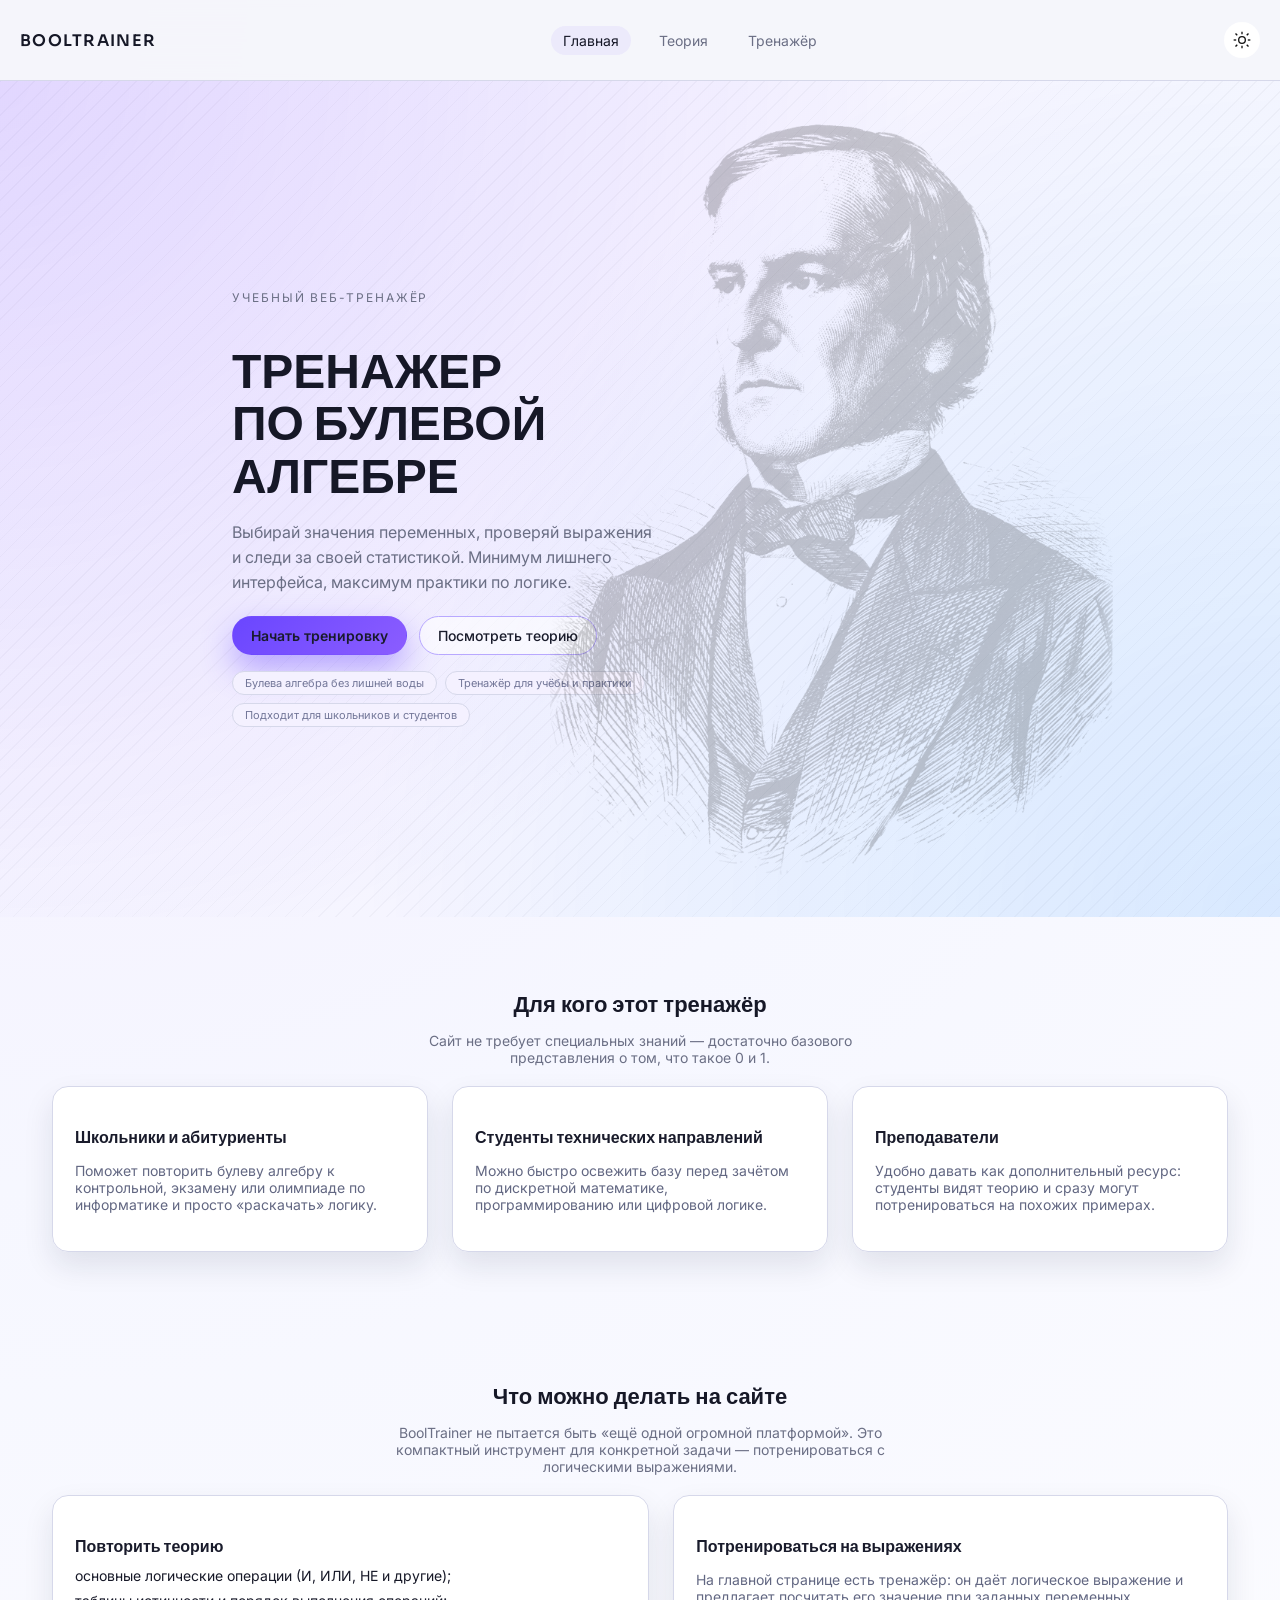
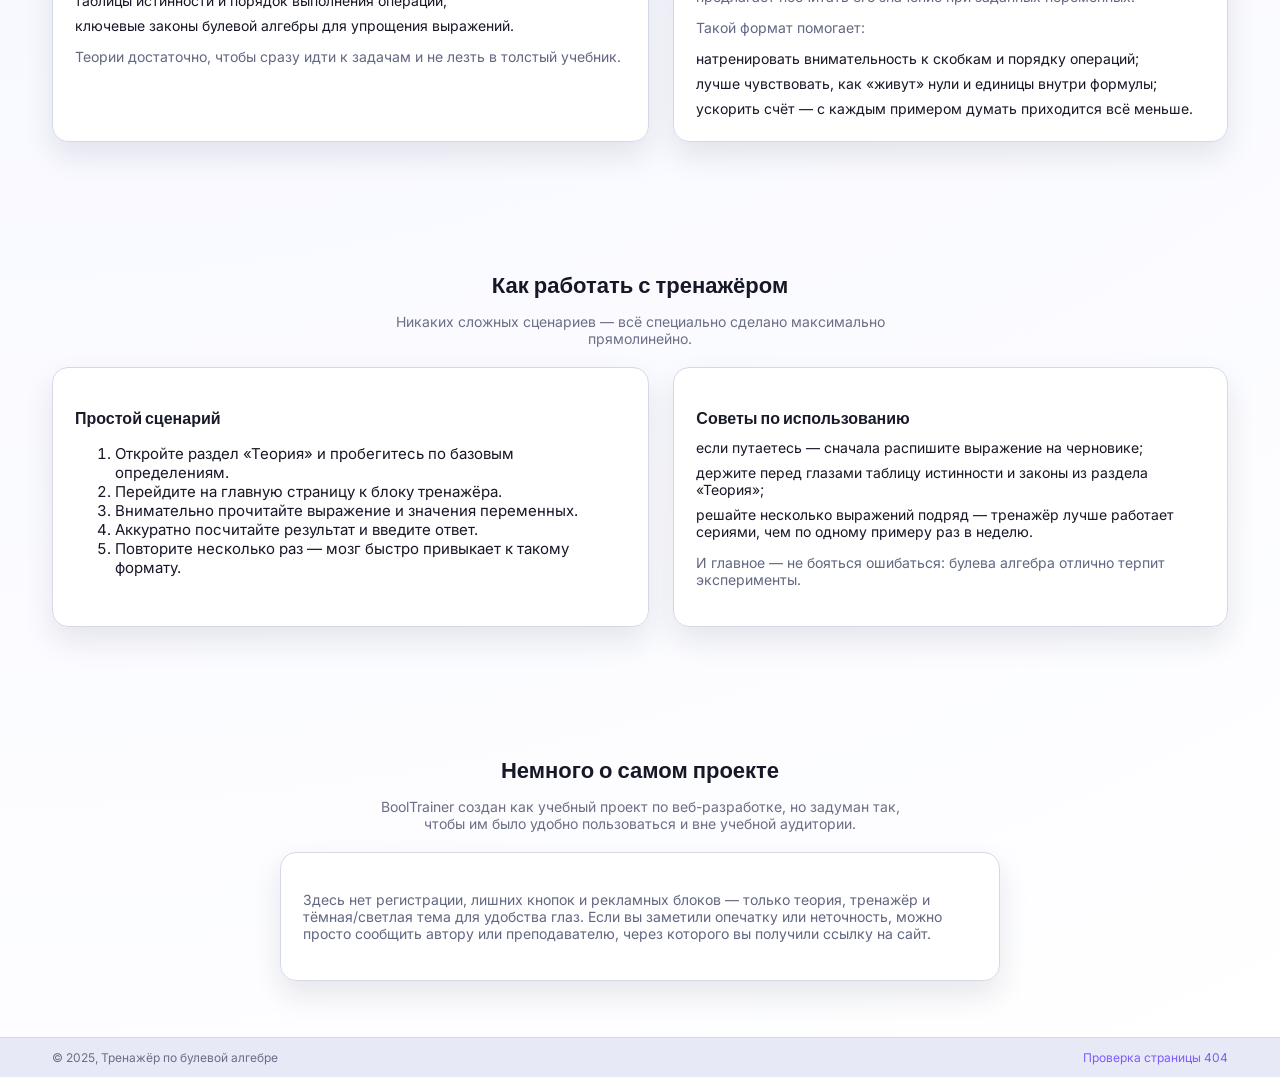
<file: index.html>
<!DOCTYPE html>
<html lang="ru">

<head>
    <meta charset="UTF-8">
    <title>Тренажёр по булевой алгебре</title>
    <meta name="viewport" content="width=device-width, initial-scale=1.0">

    <link rel="preconnect" href="https://fonts.googleapis.com">
    <link rel="preconnect" href="https://fonts.gstatic.com" crossorigin>
    <link
        href="https://fonts.googleapis.com/css2?family=Inter:wght@400;500;600&family=Sora:wght@500;600;700&display=swap"
        rel="stylesheet">

    <link rel="stylesheet" href="css/variables.css">
    <link rel="stylesheet" href="css/main.css">
    <link rel="stylesheet" href="css/adaptive.css">

    <script>
        (function () {
            var THEME_KEY = 'bat_theme';

            try {
                var saved = localStorage.getItem(THEME_KEY);
                var prefersLight =
                    window.matchMedia &&
                    window.matchMedia('(prefers-color-scheme: light)').matches;

                var isLight = saved === 'light' || (saved === null && prefersLight);

                if (isLight) {
                    document.documentElement.classList.add('page--light');
                } else {
                    document.documentElement.classList.remove('page--light');
                }
            } catch (e) {
            }
        })();
    </script>

    <link rel="icon" type="image/svg+xml" href="img/content/icon.png">
</head>

<body class="page">
    <header class="header">
        <div class="container header__inner">
            <div class="logo">BoolTrainer</div>

            <nav class="nav">
                <a href="index.html" class="nav__link nav__link--active">Главная</a>
                <a href="theory.html" class="nav__link">Теория</a>
                <a href="simulator.html" class="nav__link">Тренажёр</a>
            </nav>

            <button class="theme-toggle" id="themeToggle" aria-label="Сменить тему">
                <svg class="theme-icon theme-icon--sun" viewBox="0 0 24 24" aria-hidden="true">
                    <circle cx="12" cy="12" r="4"></circle>
                    <g>
                        <line x1="12" y1="2" x2="12" y2="5"></line>
                        <line x1="12" y1="19" x2="12" y2="22"></line>
                        <line x1="4.2" y1="4.2" x2="6.3" y2="6.3"></line>
                        <line x1="17.7" y1="17.7" x2="19.8" y2="19.8"></line>
                        <line x1="2" y1="12" x2="5" y2="12"></line>
                        <line x1="19" y1="12" x2="22" y2="12"></line>
                        <line x1="4.2" y1="19.8" x2="6.3" y2="17.7"></line>
                        <line x1="17.7" y1="6.3" x2="19.8" y2="4.2"></line>
                    </g>
                </svg>

                <svg class="theme-icon theme-icon--moon" viewBox="0 0 24 24" aria-hidden="true">
                    <path d="M21 12.8A9 9 0 0 1 11.2 3
               7 7 0 1 0 21 12.8z">
                    </path>
                </svg>
            </button>
        </div>
    </header>

    <main class="main">

        <!-- HERO -->
        <section class="hero hero--index">
            <div class="container hero__inner">
                <div class="hero__content">
                    <span class="hero__eyebrow">Учебный веб-тренажёр</span>
                    <h1 class="hero__title">
                        ТРЕНАЖЕР<br> ПО БУЛЕВОЙ АЛГЕБРЕ
                    </h1>
                    <p class="hero__subtitle">
                        Выбирай значения переменных, проверяй выражения и следи за своей статистикой.
                        Минимум лишнего интерфейса, максимум практики по логике.
                    </p>

                    <div class="hero__actions">
                        <a href="simulator.html" class="btn btn--primary">Начать тренировку</a>
                        <a href="theory.html" class="btn btn--ghost">Посмотреть теорию</a>
                    </div>

                    <div class="hero__meta">
                        <span class="hero-tag">Булева алгебра без лишней воды</span>
                        <span class="hero-tag">Тренажёр для учёбы и практики</span>
                        <span class="hero-tag">Подходит для школьников и студентов</span>
                    </div>
                </div>
            </div>
        </section>

        <!-- Для кого сайт -->
        <section class="section" id="for-whom">
            <div class="container">
                <header class="section__header section__header--center">
                    <h2 class="section__title">Для кого этот тренажёр</h2>
                    <p class="section__subtitle">
                        Сайт не требует специальных знаний — достаточно базового представления о том, что такое 0 и 1.
                    </p>
                </header>

                <div class="grid grid--3">
                    <article class="card">
                        <h3 class="card__title">Школьники и абитуриенты</h3>
                        <p class="card__text">
                            Поможет повторить булеву алгебру к контрольной, экзамену или олимпиаде по информатике
                            и просто «раскачать» логику.
                        </p>
                    </article>

                    <article class="card">
                        <h3 class="card__title">Студенты технических направлений</h3>
                        <p class="card__text">
                            Можно быстро освежить базу перед зачётом по дискретной математике, программированию или
                            цифровой логике.
                        </p>
                    </article>

                    <article class="card">
                        <h3 class="card__title">Преподаватели</h3>
                        <p class="card__text">
                            Удобно давать как дополнительный ресурс: студенты видят теорию и сразу могут потренироваться
                            на похожих примерах.
                        </p>
                    </article>
                </div>
            </div>
        </section>

        <!-- Что умеет тренажёр -->
        <section class="section" id="features">
            <div class="container">
                <header class="section__header section__header--center">
                    <h2 class="section__title">Что можно делать на сайте</h2>
                    <p class="section__subtitle">
                        BoolTrainer не пытается быть «ещё одной огромной платформой». Это компактный инструмент для
                        конкретной задачи — потренироваться с логическими выражениями.
                    </p>
                </header>

                <div class="theory-layout">
                    <div class="card">
                        <h3 class="card__title">Повторить теорию</h3>
                        <ul class="theory-ul">
                            <li>основные логические операции (И, ИЛИ, НЕ и другие);</li>
                            <li>таблицы истинности и порядок выполнения операций;</li>
                            <li>ключевые законы булевой алгебры для упрощения выражений.</li>
                        </ul>
                        <p class="card__text">
                            Теории достаточно, чтобы сразу идти к задачам и не лезть в толстый учебник.
                        </p>
                    </div>

                    <div class="card">
                        <h3 class="card__title">Потренироваться на выражениях</h3>
                        <p class="card__text">
                            На главной странице есть тренажёр: он даёт логическое выражение и предлагает посчитать его
                            значение при заданных переменных.
                        </p>
                        <p class="card__text">
                            Такой формат помогает:
                        </p>
                        <ul class="theory-ul">
                            <li>натренировать внимательность к скобкам и порядку операций;</li>
                            <li>лучше чувствовать, как «живут» нули и единицы внутри формулы;</li>
                            <li>ускорить счёт — с каждым примером думать приходится всё меньше.</li>
                        </ul>
                    </div>
                </div>
            </div>
        </section>

        <!-- Как пользоваться -->
        <section class="section" id="how-to">
            <div class="container">
                <header class="section__header section__header--center">
                    <h2 class="section__title">Как работать с тренажёром</h2>
                    <p class="section__subtitle">
                        Никаких сложных сценариев — всё специально сделано максимально прямолинейно.
                    </p>
                </header>

                <div class="theory-layout">
                    <div class="card">
                        <h3 class="card__title">Простой сценарий</h3>
                        <ol class="theory-ol">
                            <li>Откройте раздел «Теория» и пробегитесь по базовым определениям.</li>
                            <li>Перейдите на главную страницу к блоку тренажёра.</li>
                            <li>Внимательно прочитайте выражение и значения переменных.</li>
                            <li>Аккуратно посчитайте результат и введите ответ.</li>
                            <li>Повторите несколько раз — мозг быстро привыкает к такому формату.</li>
                        </ol>
                    </div>

                    <div class="card">
                        <h3 class="card__title">Советы по использованию</h3>
                        <ul class="theory-ul">
                            <li>если путаетесь — сначала распишите выражение на черновике;</li>
                            <li>держите перед глазами таблицу истинности и законы из раздела «Теория»;</li>
                            <li>решайте несколько выражений подряд — тренажёр лучше работает сериями, чем по одному примеру раз в неделю.</li>
                        </ul>
                        <p class="card__text">
                            И главное — не бояться ошибаться: булева алгебра отлично терпит эксперименты.
                        </p>
                    </div>
                </div>
            </div>
        </section>

        <!-- Небольшая ремарка -->
        <section class="section" id="note">
            <div class="container">
                <header class="section__header section__header--center">
                    <h2 class="section__title">Немного о самом проекте</h2>
                    <p class="section__subtitle">
                        BoolTrainer создан как учебный проект по веб-разработке, но задуман так, чтобы им было удобно
                        пользоваться и вне учебной аудитории.
                    </p>
                </header>

                <div class="card" style="max-width: 720px; margin: 0 auto;">
                    <p class="card__text">
                        Здесь нет регистрации, лишних кнопок и рекламных блоков — только теория, тренажёр и тёмная/светлая
                        тема для удобства глаз. Если вы заметили опечатку или неточность, можно просто сообщить автору
                        или преподавателю, через которого вы получили ссылку на сайт.
                    </p>
                </div>
            </div>
        </section>
    </main>

    <footer class="footer">
        <div class="container footer__inner">
            <span class="footer__text">© 2025, Тренажёр по булевой алгебре</span>
            <a href="404.html" class="footer__link">Проверка страницы 404</a>
        </div>
    </footer>

    <script src="js/trainer-logic.js"></script>
    <script src="js/main.js"></script>

</body>

</html>
</file>
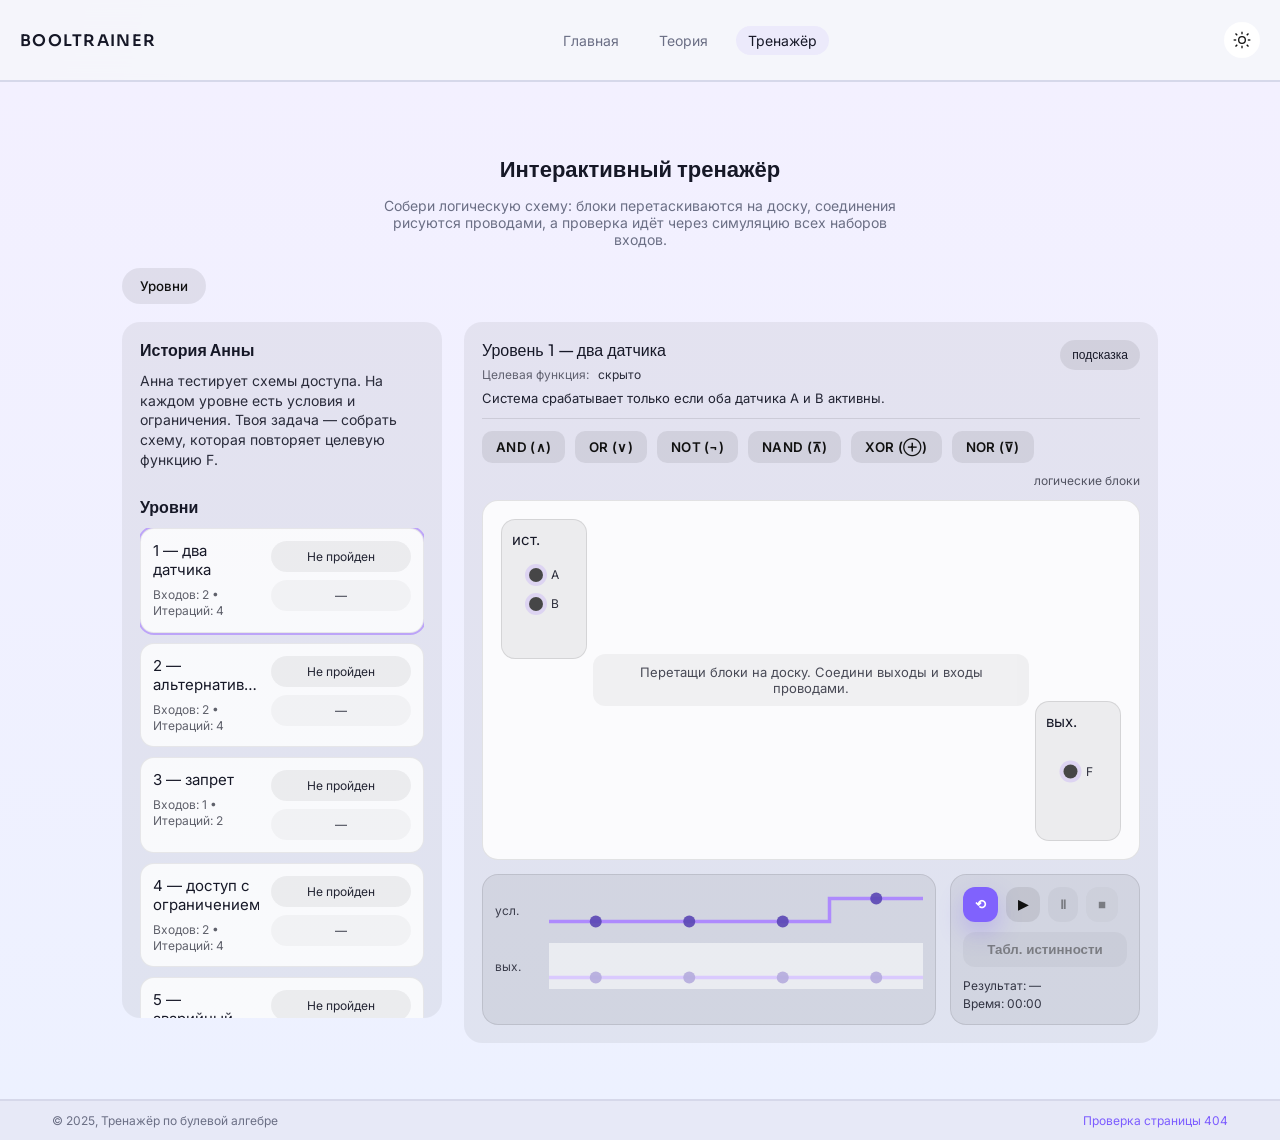
<file: simulator.html>
<!DOCTYPE html>
<html lang="ru">
<head>
  <meta charset="UTF-8" />
  <title>Тренажёр — Тренажёр по булевой алгебре</title>
  <meta name="viewport" content="width=device-width, initial-scale=1.0" />

  <link rel="preconnect" href="https://fonts.googleapis.com">
  <link rel="preconnect" href="https://fonts.gstatic.com" crossorigin>
  <link href="https://fonts.googleapis.com/css2?family=Inter:wght@400;500;600&family=Sora:wght@500;600;700&display=swap" rel="stylesheet">

  <link rel="stylesheet" href="css/variables.css">
  <link rel="stylesheet" href="css/main.css">
  <link rel="stylesheet" href="css/adaptive.css">

  <script>
    (function () {
      var THEME_KEY = 'bat_theme';
      try {
        var saved = localStorage.getItem(THEME_KEY);
        var prefersLight = window.matchMedia && window.matchMedia('(prefers-color-scheme: light)').matches;
        var isLight = saved === 'light' || (saved === null && prefersLight);
        if (isLight) document.documentElement.classList.add('page--light');
        else document.documentElement.classList.remove('page--light');
      } catch (e) {}
    })();
  </script>

  <link rel="icon" type="image/png" href="img/content/icon.png">
</head>

<body class="page">
<header class="header">
  <div class="container header__inner">
    <div class="logo">BoolTrainer</div>

    <nav class="nav">
      <a href="index.html" class="nav__link">Главная</a>
      <a href="theory.html" class="nav__link">Теория</a>
      <a href="simulator.html" class="nav__link nav__link--active">Тренажёр</a>
    </nav>

    <button class="theme-toggle" id="themeToggle" aria-label="Сменить тему">
      <svg class="theme-icon theme-icon--sun" viewBox="0 0 24 24" aria-hidden="true">
        <circle cx="12" cy="12" r="4"></circle>
        <g>
          <line x1="12" y1="2" x2="12" y2="5"></line>
          <line x1="12" y1="19" x2="12" y2="22"></line>
          <line x1="4.2" y1="4.2" x2="6.3" y2="6.3"></line>
          <line x1="17.7" y1="17.7" x2="19.8" y2="19.8"></line>
          <line x1="2" y1="12" x2="5" y2="12"></line>
          <line x1="19" y1="12" x2="22" y2="12"></line>
          <line x1="4.2" y1="19.8" x2="6.3" y2="17.7"></line>
          <line x1="17.7" y1="6.3" x2="19.8" y2="4.2"></line>
        </g>
      </svg>
      <svg class="theme-icon theme-icon--moon" viewBox="0 0 24 24" aria-hidden="true">
        <path d="M21 12.8A9 9 0 0 1 11.2 3 7 7 0 1 0 21 12.8z"></path>
      </svg>
    </button>
  </div>
</header>

<main class="main">
  <section class="section section--accent section--trainer" id="trainer">
    <div class="container trainer-v2">
      <header class="section__header section__header--center">
        <h2 class="section__title">Интерактивный тренажёр</h2>
        <p class="section__subtitle">
          Собери логическую схему: блоки перетаскиваются на доску, соединения рисуются проводами, а проверка
          идёт через симуляцию всех наборов входов.
        </p>
      </header>

      <!-- один таб, чтобы визуально было как на макете -->
      <div class="trainer-v2__tabs">
        <button class="trainer-v2__tab trainer-v2__tab--active" type="button" aria-current="page">Уровни</button>
      </div>

      <div class="trainer-v2__layout">
        <!-- LEFT -->
        <aside class="trainer-v2__left">
          <div class="trainer-v2__panel">
            <h3 class="trainer-v2__panel-title">История Анны</h3>
            <p class="trainer-v2__panel-text" id="storyText">
              Анна тестирует схемы доступа. На каждом уровне есть условия и ограничения. Твоя задача — собрать
              схему, которая повторяет целевую функцию F.
            </p>

            <h3 class="trainer-v2__panel-title trainer-v2__panel-title--mt">Уровни</h3>
            <ul class="trainer-v2__levels" id="levelsList">
              <!-- JS -->
            </ul>
          </div>
        </aside>

        <!-- RIGHT -->
        <section class="trainer-v2__right">
          <div class="trainer-v2__work">
            <div class="trainer-v2__work-head">
              <div>
                <div class="trainer-v2__work-title" id="levelTitle">Уровень — название</div>
                <div class="trainer-v2__work-sub">
                  <span class="trainer-v2__work-label">Целевая функция:</span>
                  <span class="trainer-v2__work-target" id="levelTarget">F = …</span>
                </div>
                <div class="trainer-v2__work-task" id="levelTask">Задача…</div>
              </div>

              <div class="trainer-v2__work-actions">
                <button class="trainer-v2__hint" type="button" id="hintBtn">подсказка</button>
              </div>
            </div>

            <!-- palette row like in mock -->
            <div class="trainer-v2__palette" id="paletteRow">
              <button class="trainer-v2__chip" draggable="true" data-gate="AND" type="button">AND (∧)</button>
              <button class="trainer-v2__chip" draggable="true" data-gate="OR" type="button">OR (∨)</button>
              <button class="trainer-v2__chip" draggable="true" data-gate="NOT" type="button">NOT (¬)</button>
              <button class="trainer-v2__chip" draggable="true" data-gate="NAND" type="button">NAND (⊼)</button>
              <button class="trainer-v2__chip" draggable="true" data-gate="XOR" type="button">XOR (⊕)</button>
              <button class="trainer-v2__chip" draggable="true" data-gate="NOR" type="button">NOR (⊽)</button>
              <div class="trainer-v2__palette-hint">логические блоки</div>
            </div>

            <!-- board -->
            <div class="trainer-v2__board-wrap">
              <div class="trainer-v2__board" id="board" aria-label="Доска схемы">
                <!-- svg for wires -->
                <svg class="trainer-v2__wires" id="wiresSvg" aria-hidden="true"></svg>

                <!-- fixed source -->
                <div class="node node--fixed node--src" id="srcNode" data-node="src">
                  <div class="node__title">ист.</div>
                  <div class="node__ports" id="srcPorts"></div>
                </div>

                <!-- fixed output -->
                <div class="node node--fixed node--out" id="outNode" data-node="out">
                  <div class="node__title">вых.</div>
                  <div class="node__ports" id="outPorts"></div>
                </div>

                <!-- dropzone / workspace -->
                <div class="trainer-v2__workspace" id="workspace">
                  <div class="trainer-v2__drop-hint" id="dropHint">
                    Перетащи блоки на доску. Соедини выходы и входы проводами.
                  </div>
                  <!-- gate nodes appended here -->
                </div>
              </div>
            </div>

            <!-- bottom: iterations + waves + controls -->
            <div class="trainer-v2__bottom">
              <div class="trainer-v2__wave">
                <div class="trainer-v2__wave-row">
                  <div class="trainer-v2__wave-label">усл.</div>
                  <svg class="trainer-v2__wave-svg" id="waveExpected"></svg>
                </div>
                <div class="trainer-v2__wave-row">
                  <div class="trainer-v2__wave-label">вых.</div>
                  <svg class="trainer-v2__wave-svg" id="waveActual"></svg>
                </div>
              </div>

              <div class="trainer-v2__controls">
                <div class="trainer-v2__controls-top">
                  <button class="trainer-v2__btn" type="button" id="playBtn" title="Запуск">▶</button>
                  <button class="trainer-v2__btn" type="button" id="pauseBtn" title="Пауза" disabled>Ⅱ</button>
                  <button class="trainer-v2__btn trainer-v2__btn--ghost" type="button" id="stopBtn" title="Стоп" disabled>■</button>
                </div>

                <button class="trainer-v2__btn trainer-v2__btn--wide" type="button" id="truthBtn" disabled>
                  Табл. истинности
                </button>

                <div class="trainer-v2__meta">
                  <div id="resultLine">Результат: —</div>
                  <div id="timeLine">Время: 00:00</div>
                </div>
              </div>
            </div>

          </div>
        </section>
      </div>
    </div>
  </section>
</main>

<footer class="footer">
  <div class="container footer__inner">
    <span class="footer__text">© 2025, Тренажёр по булевой алгебре</span>
    <a href="404.html" class="footer__link">Проверка страницы 404</a>
  </div>
</footer>

<!-- truth modal -->
<div class="modal" id="truthModal" hidden>
  <div class="modal__backdrop" data-close="1"></div>
  <div class="modal__dialog" role="dialog" aria-modal="true" aria-labelledby="truthTitle">
    <div class="modal__head">
      <div class="modal__title" id="truthTitle">Таблица истинности</div>
      <button class="modal__close" type="button" data-close="1" aria-label="Закрыть">&times;</button>
    </div>
    <div class="modal__body" id="truthBody">
      <!-- JS -->
    </div>
  </div>
</div>

<script src="js/trainer-logic.js"></script>
<script src="js/main.js"></script>
</body>
</html>
</file>
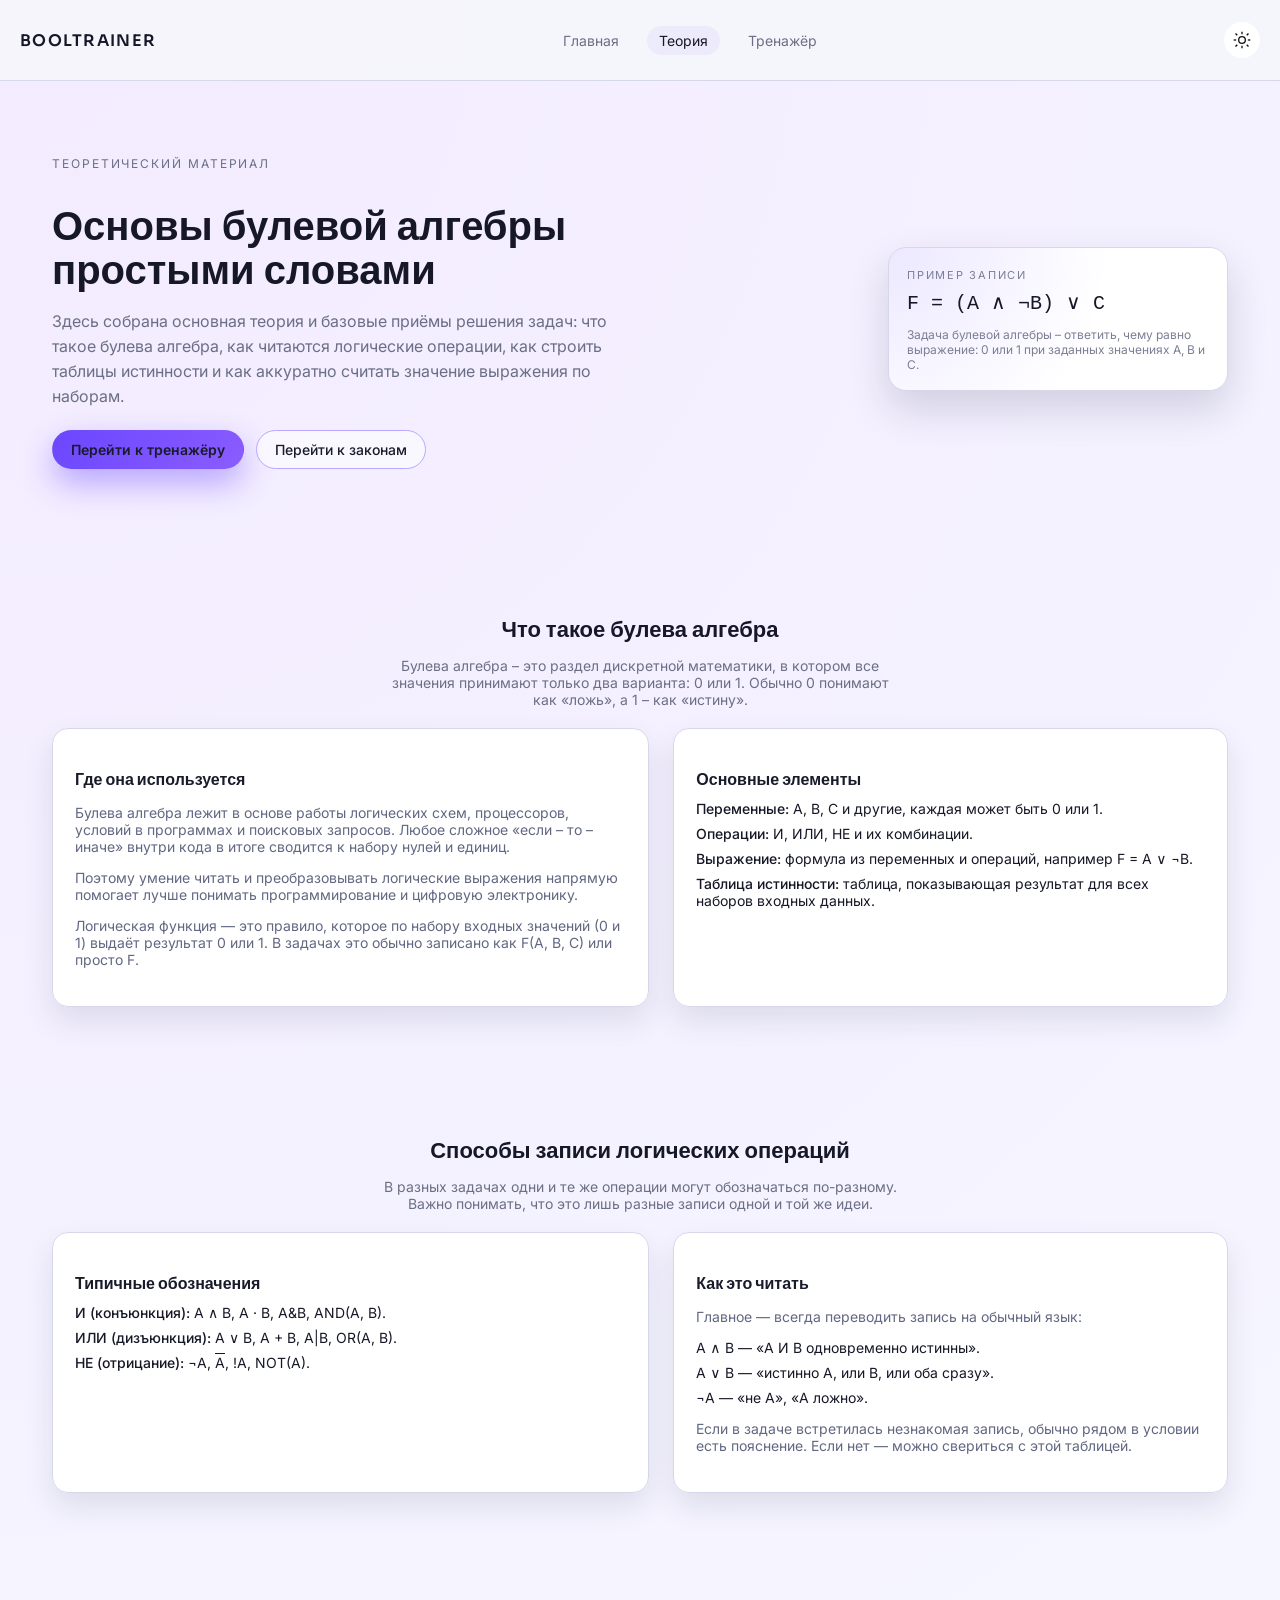
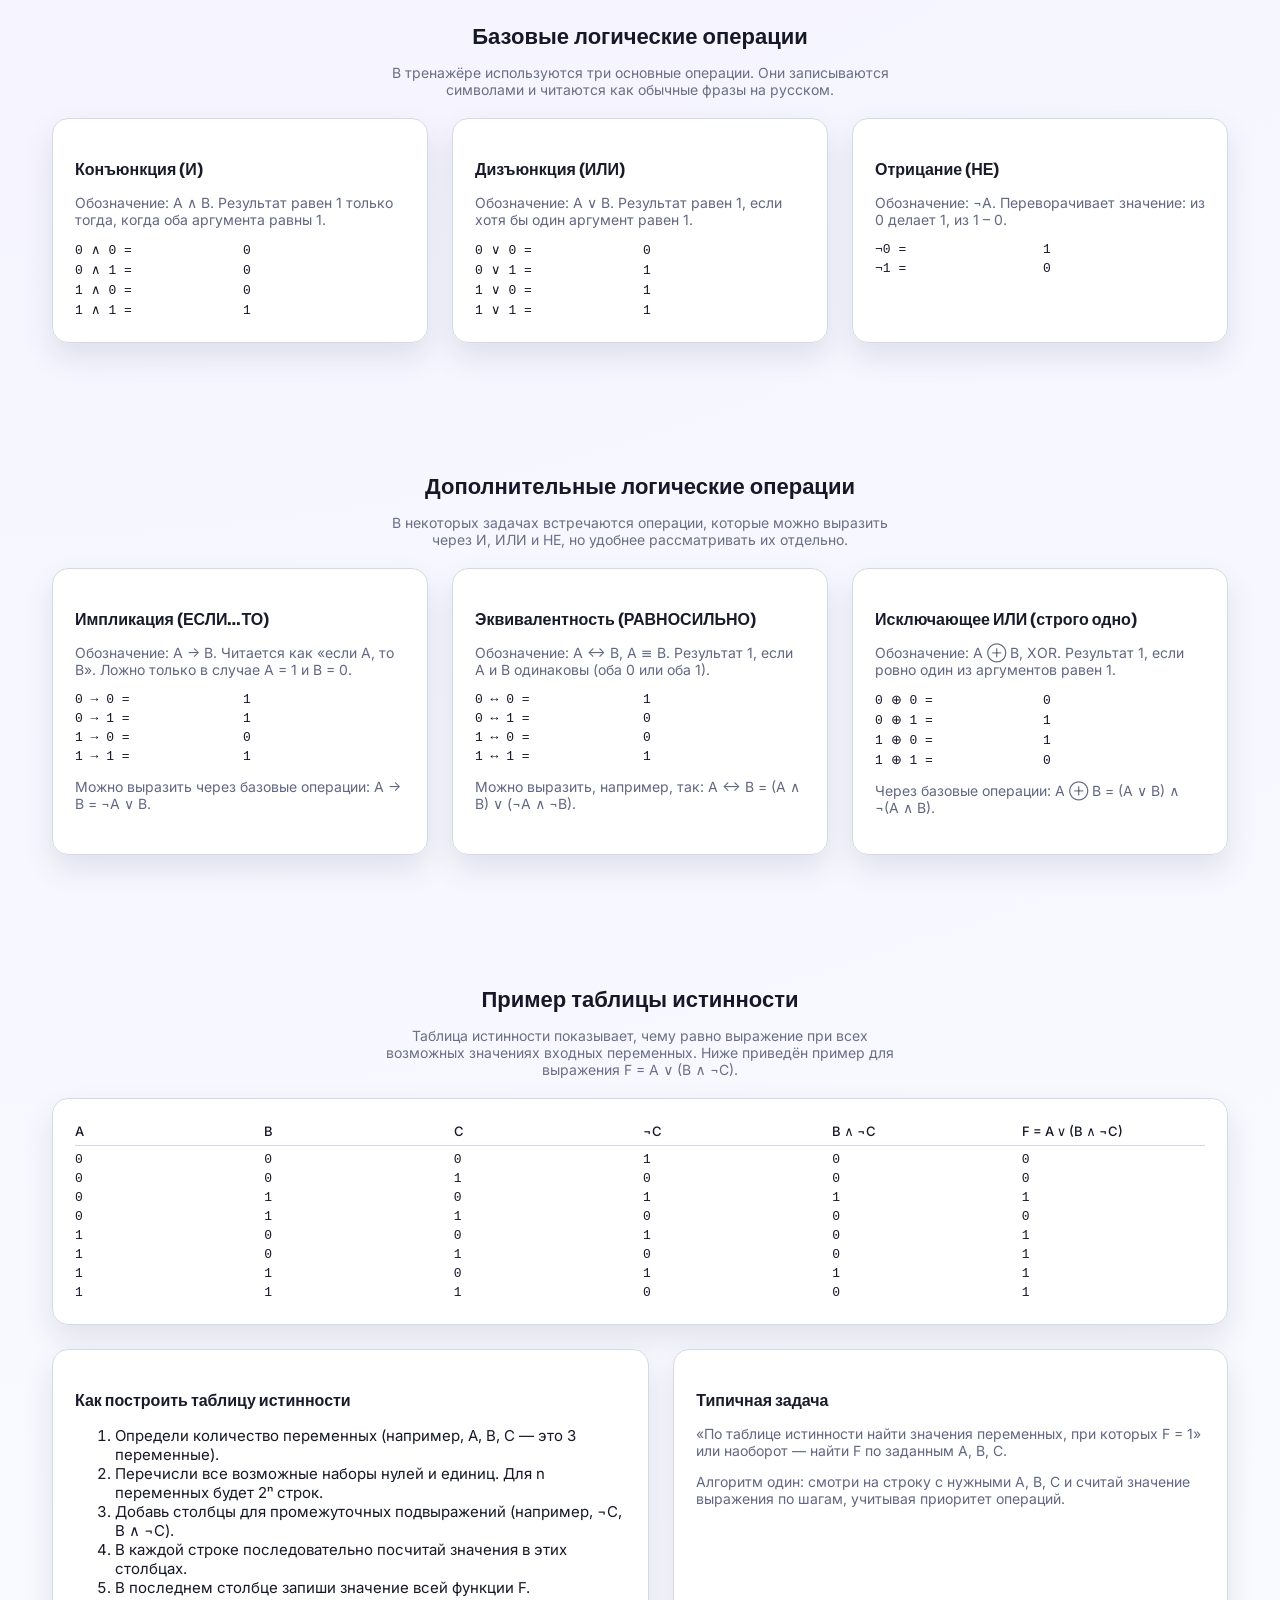
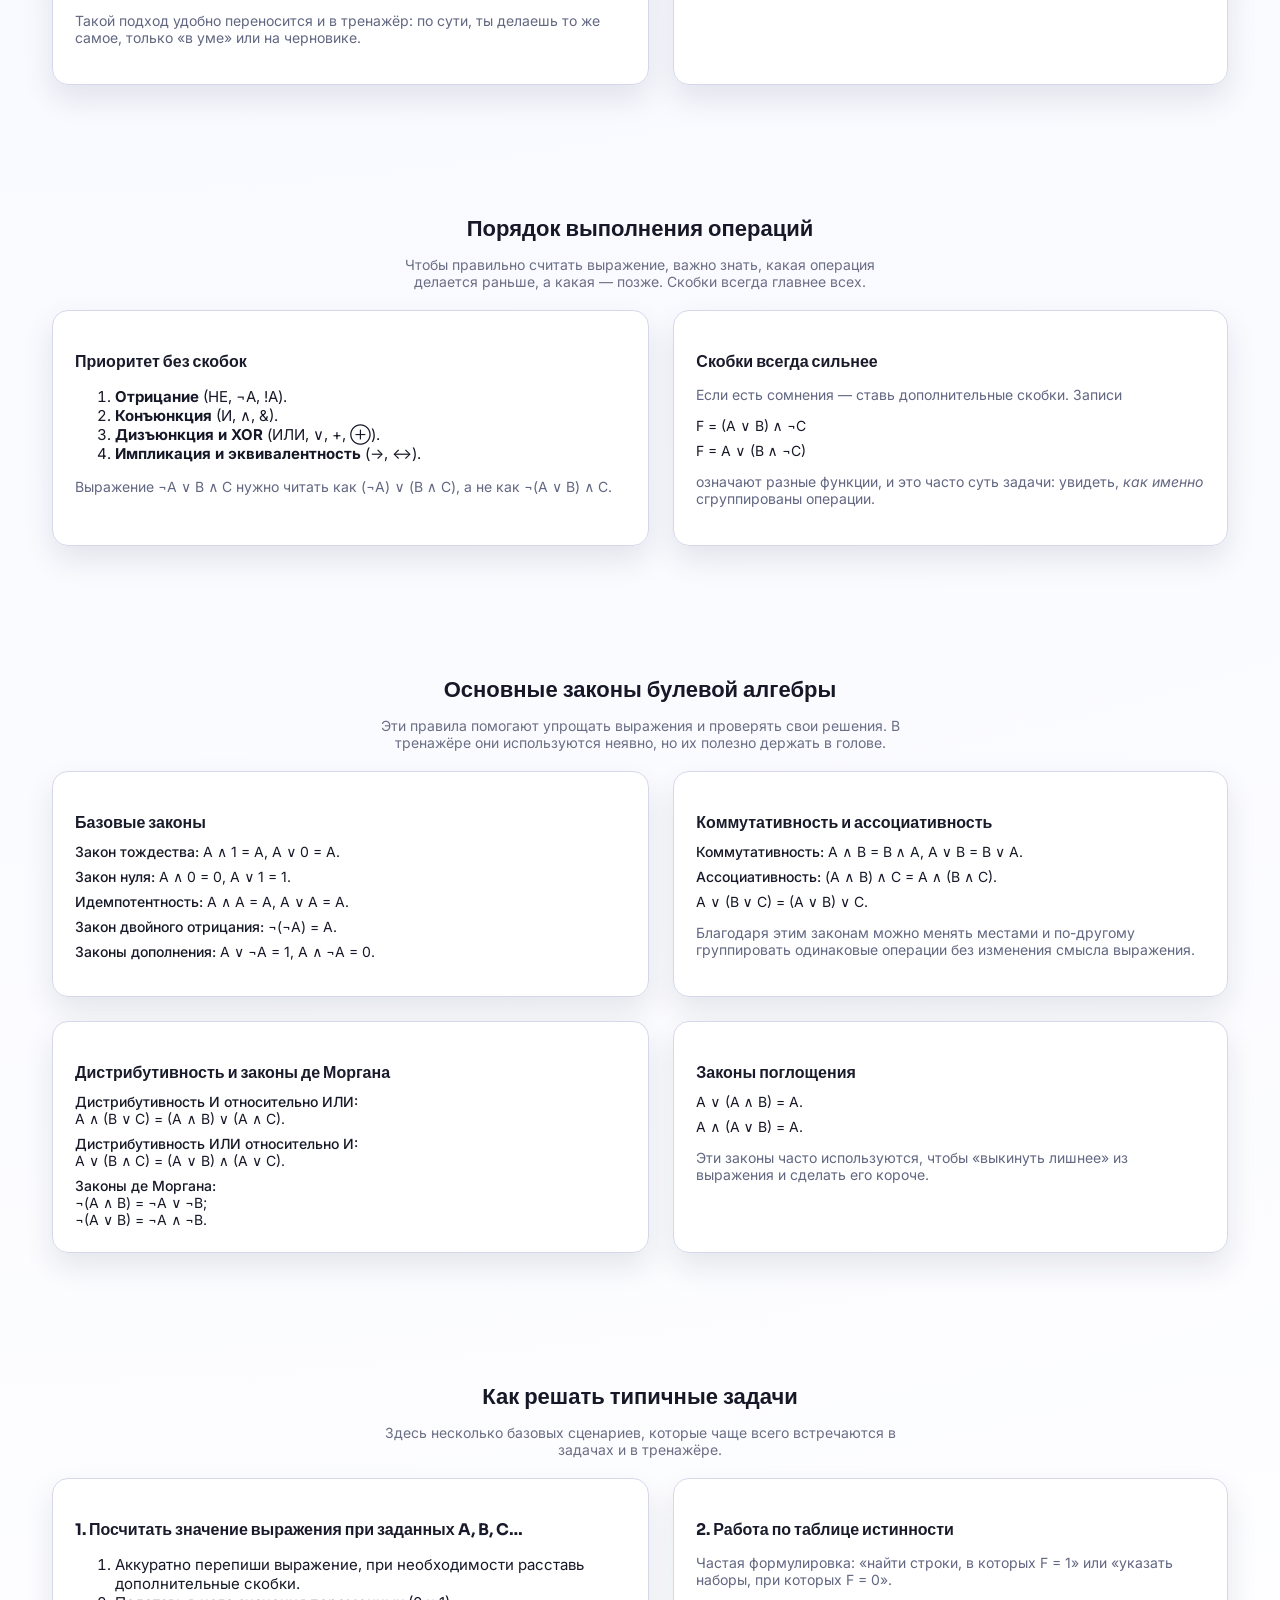
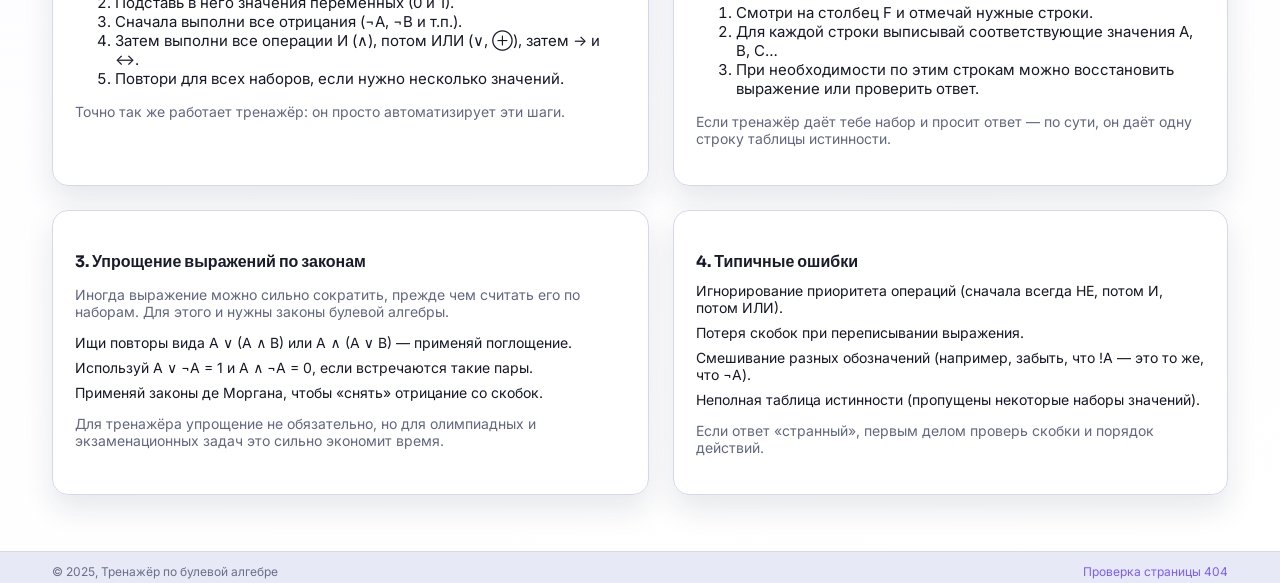
<file: theory.html>
<!DOCTYPE html>
<html lang="ru">

<head>
    <meta charset="UTF-8">
    <title>Теория по булевой алгебре</title>
    <meta name="viewport" content="width=device-width, initial-scale=1.0">

    <link rel="preconnect" href="https://fonts.googleapis.com">
    <link rel="preconnect" href="https://fonts.gstatic.com" crossorigin>
    <link
        href="https://fonts.googleapis.com/css2?family=Inter:wght@400;500;600&family=Sora:wght@500;600;700&display=swap"
        rel="stylesheet">

    <link rel="stylesheet" href="css/variables.css">
    <link rel="stylesheet" href="css/main.css">
    <link rel="stylesheet" href="css/adaptive.css">
    <script>
        (function () {
            var THEME_KEY = 'bat_theme';

            try {
                var saved = localStorage.getItem(THEME_KEY);
                var prefersLight =
                    window.matchMedia &&
                    window.matchMedia('(prefers-color-scheme: light)').matches;

                var isLight = saved === 'light' || (saved === null && prefersLight);

                if (isLight) {
                    document.documentElement.classList.add('page--light');
                } else {
                    document.documentElement.classList.remove('page--light');
                }
            } catch (e) {
            }
        })();
    </script>
    <link rel="icon" type="image/svg+xml" href="img/content/icon.png">
</head>

<body class="page">
    <header class="header">
        <div class="container header__inner">
            <div class="logo">BoolTrainer</div>

            <nav class="nav">
                <a href="index.html" class="nav__link">Главная</a>
                <a href="theory.html" class="nav__link nav__link--active">Теория</a>
                <a href="simulator.html" class="nav__link">Тренажёр</a>
            </nav>

            <button class="theme-toggle" id="themeToggle" aria-label="Сменить тему">
                <svg class="theme-icon theme-icon--sun" viewBox="0 0 24 24" aria-hidden="true">
                    <circle cx="12" cy="12" r="4"></circle>
                    <g>
                        <line x1="12" y1="2" x2="12" y2="5"></line>
                        <line x1="12" y1="19" x2="12" y2="22"></line>
                        <line x1="4.2" y1="4.2" x2="6.3" y2="6.3"></line>
                        <line x1="17.7" y1="17.7" x2="19.8" y2="19.8"></line>
                        <line x1="2" y1="12" x2="5" y2="12"></line>
                        <line x1="19" y1="12" x2="22" y2="12"></line>
                        <line x1="4.2" y1="19.8" x2="6.3" y2="17.7"></line>
                        <line x1="17.7" y1="6.3" x2="19.8" y2="4.2"></line>
                    </g>
                </svg>

                <svg class="theme-icon theme-icon--moon" viewBox="0 0 24 24" aria-hidden="true">
                    <path d="M21 12.8A9 9 0 0 1 11.2 3
               7 7 0 1 0 21 12.8z">
                    </path>
                </svg>
            </button>
        </div>
    </header>

    <main class="main">

        <section class="hero hero--main">
            <div class="container hero__inner">
                <div class="hero__content">
                    <span class="hero__eyebrow">Теоретический материал</span>
                    <h1 class="hero__title">Основы булевой алгебры простыми словами</h1>
                    <p class="hero__subtitle">
                        Здесь собрана основная теория и базовые приёмы решения задач: что такое булева алгебра,
                        как читаются логические операции, как строить таблицы истинности и как аккуратно считать
                        значение выражения по наборам.
                    </p>
                    <div class="hero__actions">
                        <a href="simulator.html" class="btn btn--primary">Перейти к тренажёру</a>
                        <a href="#laws" class="btn btn--ghost">Перейти к законам</a>
                    </div>
                </div>

                <div class="hero__preview">
                    <div class="hero-card">
                        <div class="hero-card__label">Пример записи</div>
                        <div class="hero-card__expr">F = (A ∧ ¬B) ∨ C</div>
                        <div class="hero-card__hint">
                            Задача булевой алгебры – ответить, чему равно выражение: 0 или 1 при заданных значениях A, B
                            и C.
                        </div>
                    </div>
                </div>
            </div>
        </section>

        <!-- Введение -->
        <section class="section" id="intro">
            <div class="container">
                <header class="section__header section__header--center">
                    <h2 class="section__title">Что такое булева алгебра</h2>
                    <p class="section__subtitle">
                        Булева алгебра – это раздел дискретной математики, в котором все значения принимают только два
                        варианта: 0 или 1.
                        Обычно 0 понимают как «ложь», а 1 – как «истину».
                    </p>
                </header>

                <div class="theory-layout">
                    <div class="card">
                        <h3 class="card__title">Где она используется</h3>
                        <p class="card__text">
                            Булева алгебра лежит в основе работы логических схем, процессоров, условий в программах и
                            поисковых запросов.
                            Любое сложное «если – то – иначе» внутри кода в итоге сводится к набору нулей и единиц.
                        </p>
                        <p class="card__text">
                            Поэтому умение читать и преобразовывать логические выражения напрямую помогает лучше
                            понимать программирование
                            и цифровую электронику.
                        </p>
                        <p class="card__text">
                            Логическая функция — это правило, которое по набору входных значений (0 и 1)
                            выдаёт результат 0 или 1. В задачах это обычно записано как F(A, B, C) или просто F.
                        </p>
                    </div>

                    <div class="card theory-list">
                        <h3 class="card__title">Основные элементы</h3>
                        <ul class="theory-ul">
                            <li><span class="theory-label">Переменные:</span> A, B, C и другие, каждая может быть 0 или
                                1.</li>
                            <li><span class="theory-label">Операции:</span> И, ИЛИ, НЕ и их комбинации.</li>
                            <li><span class="theory-label">Выражение:</span> формула из переменных и операций, например
                                F = A ∨ ¬B.</li>
                            <li><span class="theory-label">Таблица истинности:</span> таблица, показывающая результат
                                для всех наборов входных данных.</li>
                        </ul>
                    </div>
                </div>
            </div>
        </section>

        <!-- Способы записи -->
        <section class="section" id="notation">
            <div class="container">
                <header class="section__header section__header--center">
                    <h2 class="section__title">Способы записи логических операций</h2>
                    <p class="section__subtitle">
                        В разных задачах одни и те же операции могут обозначаться по-разному. Важно понимать, что это
                        лишь разные записи одной и той же идеи.
                    </p>
                </header>

                <div class="theory-layout">
                    <div class="card theory-list">
                        <h3 class="card__title">Типичные обозначения</h3>
                        <ul class="theory-ul">
                            <li><span class="theory-label">И (конъюнкция):</span> A ∧ B, A · B, A&B, AND(A, B).</li>
                            <li><span class="theory-label">ИЛИ (дизъюнкция):</span> A ∨ B, A + B, A|B, OR(A, B).</li>
                            <li><span class="theory-label">НЕ (отрицание):</span> ¬A, <span style="text-decoration:overline;">A</span>, !A, NOT(A).</li>
                        </ul>
                    </div>

                    <div class="card">
                        <h3 class="card__title">Как это читать</h3>
                        <p class="card__text">
                            Главное — всегда переводить запись на обычный язык:
                        </p>
                        <ul class="theory-ul">
                            <li>A ∧ B — «A И B одновременно истинны».</li>
                            <li>A ∨ B — «истинно A, или B, или оба сразу».</li>
                            <li>¬A — «не A», «A ложно».</li>
                        </ul>
                        <p class="card__text">
                            Если в задаче встретилась незнакомая запись, обычно рядом в условии есть пояснение.
                            Если нет — можно свериться с этой таблицей.
                        </p>
                    </div>
                </div>
            </div>
        </section>

        <!-- Базовые операции -->
        <section class="section" id="ops">
            <div class="container">
                <header class="section__header section__header--center">
                    <h2 class="section__title">Базовые логические операции</h2>
                    <p class="section__subtitle">
                        В тренажёре используются три основные операции. Они записываются символами и читаются как
                        обычные фразы на русском.
                    </p>
                </header>

                <div class="grid grid--3">
                    <article class="card">
                        <h3 class="card__title">Конъюнкция (И)</h3>
                        <p class="card__text">
                            Обозначение: A ∧ B. Результат равен 1 только тогда, когда оба аргумента равны 1.
                        </p>
                        <div class="theory-table">
                            <div class="theory-row"><span>0 ∧ 0 =</span><span>0</span></div>
                            <div class="theory-row"><span>0 ∧ 1 =</span><span>0</span></div>
                            <div class="theory-row"><span>1 ∧ 0 =</span><span>0</span></div>
                            <div class="theory-row"><span>1 ∧ 1 =</span><span>1</span></div>
                        </div>
                    </article>

                    <article class="card">
                        <h3 class="card__title">Дизъюнкция (ИЛИ)</h3>
                        <p class="card__text">
                            Обозначение: A ∨ B. Результат равен 1, если хотя бы один аргумент равен 1.
                        </p>
                        <div class="theory-table">
                            <div class="theory-row"><span>0 ∨ 0 =</span><span>0</span></div>
                            <div class="theory-row"><span>0 ∨ 1 =</span><span>1</span></div>
                            <div class="theory-row"><span>1 ∨ 0 =</span><span>1</span></div>
                            <div class="theory-row"><span>1 ∨ 1 =</span><span>1</span></div>
                        </div>
                    </article>

                    <article class="card">
                        <h3 class="card__title">Отрицание (НЕ)</h3>
                        <p class="card__text">
                            Обозначение: ¬A. Переворачивает значение: из 0 делает 1, из 1 – 0.
                        </p>
                        <div class="theory-table">
                            <div class="theory-row"><span>¬0 =</span><span>1</span></div>
                            <div class="theory-row"><span>¬1 =</span><span>0</span></div>
                        </div>
                    </article>
                </div>
            </div>
        </section>

        <!-- Дополнительные операции -->
        <section class="section" id="extra-ops">
            <div class="container">
                <header class="section__header section__header--center">
                    <h2 class="section__title">Дополнительные логические операции</h2>
                    <p class="section__subtitle">
                        В некоторых задачах встречаются операции, которые можно выразить через И, ИЛИ и НЕ,
                        но удобнее рассматривать их отдельно.
                    </p>
                </header>

                <div class="grid grid--3">
                    <article class="card">
                        <h3 class="card__title">Импликация (ЕСЛИ…ТО)</h3>
                        <p class="card__text">
                            Обозначение: A → B. Читается как «если A, то B». Ложно только в случае A = 1 и B = 0.
                        </p>
                        <div class="theory-table">
                            <div class="theory-row"><span>0 → 0 =</span><span>1</span></div>
                            <div class="theory-row"><span>0 → 1 =</span><span>1</span></div>
                            <div class="theory-row"><span>1 → 0 =</span><span>0</span></div>
                            <div class="theory-row"><span>1 → 1 =</span><span>1</span></div>
                        </div>
                        <p class="card__text">
                            Можно выразить через базовые операции: A → B = ¬A ∨ B.
                        </p>
                    </article>

                    <article class="card">
                        <h3 class="card__title">Эквивалентность (РАВНОСИЛЬНО)</h3>
                        <p class="card__text">
                            Обозначение: A ↔ B, A ≡ B. Результат 1, если A и B одинаковы (оба 0 или оба 1).
                        </p>
                        <div class="theory-table">
                            <div class="theory-row"><span>0 ↔ 0 =</span><span>1</span></div>
                            <div class="theory-row"><span>0 ↔ 1 =</span><span>0</span></div>
                            <div class="theory-row"><span>1 ↔ 0 =</span><span>0</span></div>
                            <div class="theory-row"><span>1 ↔ 1 =</span><span>1</span></div>
                        </div>
                        <p class="card__text">
                            Можно выразить, например, так: A ↔ B = (A ∧ B) ∨ (¬A ∧ ¬B).
                        </p>
                    </article>

                    <article class="card">
                        <h3 class="card__title">Исключающее ИЛИ (строго одно)</h3>
                        <p class="card__text">
                            Обозначение: A ⊕ B, XOR. Результат 1, если ровно один из аргументов равен 1.
                        </p>
                        <div class="theory-table">
                            <div class="theory-row"><span>0 ⊕ 0 =</span><span>0</span></div>
                            <div class="theory-row"><span>0 ⊕ 1 =</span><span>1</span></div>
                            <div class="theory-row"><span>1 ⊕ 0 =</span><span>1</span></div>
                            <div class="theory-row"><span>1 ⊕ 1 =</span><span>0</span></div>
                        </div>
                        <p class="card__text">
                            Через базовые операции: A ⊕ B = (A ∨ B) ∧ ¬(A ∧ B).
                        </p>
                    </article>
                </div>
            </div>
        </section>

        <!-- Таблица истинности -->
        <section class="section" id="truth-table">
            <div class="container">
                <header class="section__header section__header--center">
                    <h2 class="section__title">Пример таблицы истинности</h2>
                    <p class="section__subtitle">
                        Таблица истинности показывает, чему равно выражение при всех возможных значениях входных
                        переменных.
                        Ниже приведён пример для выражения F = A ∨ (B ∧ ¬C).
                    </p>
                </header>

                <div class="card theory-table-wrap">
                    <div class="theory-table-head">
                        <span>A</span>
                        <span>B</span>
                        <span>C</span>
                        <span>¬C</span>
                        <span>B ∧ ¬C</span>
                        <span>F = A ∨ (B ∧ ¬C)</span>
                    </div>
                    <div class="theory-table-body">
                        <div class="theory-row">
                            <span>0</span><span>0</span><span>0</span><span>1</span><span>0</span><span>0</span>
                        </div>
                        <div class="theory-row">
                            <span>0</span><span>0</span><span>1</span><span>0</span><span>0</span><span>0</span>
                        </div>
                        <div class="theory-row">
                            <span>0</span><span>1</span><span>0</span><span>1</span><span>1</span><span>1</span>
                        </div>
                        <div class="theory-row">
                            <span>0</span><span>1</span><span>1</span><span>0</span><span>0</span><span>0</span>
                        </div>
                        <div class="theory-row">
                            <span>1</span><span>0</span><span>0</span><span>1</span><span>0</span><span>1</span>
                        </div>
                        <div class="theory-row">
                            <span>1</span><span>0</span><span>1</span><span>0</span><span>0</span><span>1</span>
                        </div>
                        <div class="theory-row">
                            <span>1</span><span>1</span><span>0</span><span>1</span><span>1</span><span>1</span>
                        </div>
                        <div class="theory-row">
                            <span>1</span><span>1</span><span>1</span><span>0</span><span>0</span><span>1</span>
                        </div>
                    </div>
                </div>

                <div class="theory-layout" style="margin-top:24px;">
                    <div class="card">
                        <h3 class="card__title">Как построить таблицу истинности</h3>
                        <ol class="theory-ol">
                            <li>Определи количество переменных (например, A, B, C — это 3 переменные).</li>
                            <li>Перечисли все возможные наборы нулей и единиц. Для n переменных будет 2ⁿ строк.</li>
                            <li>Добавь столбцы для промежуточных подвыражений (например, ¬C, B ∧ ¬C).</li>
                            <li>В каждой строке последовательно посчитай значения в этих столбцах.</li>
                            <li>В последнем столбце запиши значение всей функции F.</li>
                        </ol>
                        <p class="card__text">
                            Такой подход удобно переносится и в тренажёр: по сути, ты делаешь то же самое, только
                            «в уме» или на черновике.
                        </p>
                    </div>

                    <div class="card">
                        <h3 class="card__title">Типичная задача</h3>
                        <p class="card__text">
                            «По таблице истинности найти значения переменных, при которых F = 1» или наоборот — найти F
                            по заданным A, B, C.
                        </p>
                        <p class="card__text">
                            Алгоритм один: смотри на строку с нужными A, B, C и считай значение выражения по шагам,
                            учитывая приоритет операций.
                        </p>
                    </div>
                </div>
            </div>
        </section>

        <!-- Приоритет операций -->
        <section class="section" id="priority">
            <div class="container">
                <header class="section__header section__header--center">
                    <h2 class="section__title">Порядок выполнения операций</h2>
                    <p class="section__subtitle">
                        Чтобы правильно считать выражение, важно знать, какая операция делается раньше, а какая —
                        позже. Скобки всегда главнее всех.
                    </p>
                </header>

                <div class="theory-layout">
                    <div class="card">
                        <h3 class="card__title">Приоритет без скобок</h3>
                        <ol class="theory-ol">
                            <li><strong>Отрицание</strong> (НЕ, ¬A, !A).</li>
                            <li><strong>Конъюнкция</strong> (И, ∧, &).</li>
                            <li><strong>Дизъюнкция и XOR</strong> (ИЛИ, ∨, +, ⊕).</li>
                            <li><strong>Импликация и эквивалентность</strong> (→, ↔).</li>
                        </ol>
                        <p class="card__text">
                            Выражение ¬A ∨ B ∧ C нужно читать как (¬A) ∨ (B ∧ C), а не как ¬(A ∨ B) ∧ C.
                        </p>
                    </div>

                    <div class="card">
                        <h3 class="card__title">Скобки всегда сильнее</h3>
                        <p class="card__text">
                            Если есть сомнения — ставь дополнительные скобки. Записи
                        </p>
                        <ul class="theory-ul">
                            <li>F = (A ∨ B) ∧ ¬C</li>
                            <li>F = A ∨ (B ∧ ¬C)</li>
                        </ul>
                        <p class="card__text">
                            означают разные функции, и это часто суть задачи: увидеть, <em>как именно</em> сгруппированы
                            операции.
                        </p>
                    </div>
                </div>
            </div>
        </section>

        <!-- Законы -->
        <section class="section" id="laws">
            <div class="container">
                <header class="section__header section__header--center">
                    <h2 class="section__title">Основные законы булевой алгебры</h2>
                    <p class="section__subtitle">
                        Эти правила помогают упрощать выражения и проверять свои решения. В тренажёре они используются
                        неявно,
                        но их полезно держать в голове.
                    </p>
                </header>

                <div class="theory-layout">
                    <div class="card theory-list">
                        <h3 class="card__title">Базовые законы</h3>
                        <ul class="theory-ul">
                            <li><span class="theory-label">Закон тождества:</span> A ∧ 1 = A, A ∨ 0 = A.</li>
                            <li><span class="theory-label">Закон нуля:</span> A ∧ 0 = 0, A ∨ 1 = 1.</li>
                            <li><span class="theory-label">Идемпотентность:</span> A ∧ A = A, A ∨ A = A.</li>
                            <li><span class="theory-label">Закон двойного отрицания:</span> ¬(¬A) = A.</li>
                            <li><span class="theory-label">Законы дополнения:</span> A ∨ ¬A = 1, A ∧ ¬A = 0.</li>
                        </ul>
                    </div>

                    <div class="card theory-list">
                        <h3 class="card__title">Коммутативность и ассоциативность</h3>
                        <ul class="theory-ul">
                            <li><span class="theory-label">Коммутативность:</span> A ∧ B = B ∧ A, A ∨ B = B ∨ A.</li>
                            <li><span class="theory-label">Ассоциативность:</span> (A ∧ B) ∧ C = A ∧ (B ∧ C).</li>
                            <li>A ∨ (B ∨ C) = (A ∨ B) ∨ C.</li>
                        </ul>
                        <p class="card__text">
                            Благодаря этим законам можно менять местами и по-другому группировать одинаковые операции
                            без изменения смысла выражения.
                        </p>
                    </div>
                </div>

                <div class="theory-layout" style="margin-top:24px;">
                    <div class="card theory-list">
                        <h3 class="card__title">Дистрибутивность и законы де Моргана</h3>
                        <ul class="theory-ul">
                            <li><span class="theory-label">Дистрибутивность И относительно ИЛИ:</span><br>
                                A ∧ (B ∨ C) = (A ∧ B) ∨ (A ∧ C).</li>
                            <li><span class="theory-label">Дистрибутивность ИЛИ относительно И:</span><br>
                                A ∨ (B ∧ C) = (A ∨ B) ∧ (A ∨ C).</li>
                            <li><span class="theory-label">Законы де Моргана:</span><br>
                                ¬(A ∧ B) = ¬A ∨ ¬B;<br>
                                ¬(A ∨ B) = ¬A ∧ ¬B.</li>
                        </ul>
                    </div>

                    <div class="card theory-list">
                        <h3 class="card__title">Законы поглощения</h3>
                        <ul class="theory-ul">
                            <li>A ∨ (A ∧ B) = A.</li>
                            <li>A ∧ (A ∨ B) = A.</li>
                        </ul>
                        <p class="card__text">
                            Эти законы часто используются, чтобы «выкинуть лишнее» из выражения и сделать его короче.
                        </p>
                    </div>
                </div>
            </div>
        </section>

        <!-- Как решать задачи -->
        <section class="section" id="methods">
            <div class="container">
                <header class="section__header section__header--center">
                    <h2 class="section__title">Как решать типичные задачи</h2>
                    <p class="section__subtitle">
                        Здесь несколько базовых сценариев, которые чаще всего встречаются в задачах и в тренажёре.
                    </p>
                </header>

                <div class="theory-layout">
                    <div class="card">
                        <h3 class="card__title">1. Посчитать значение выражения при заданных A, B, C…</h3>
                        <ol class="theory-ol">
                            <li>Аккуратно перепиши выражение, при необходимости расставь дополнительные скобки.</li>
                            <li>Подставь в него значения переменных (0 и 1).</li>
                            <li>Сначала выполни все отрицания (¬A, ¬B и т.п.).</li>
                            <li>Затем выполни все операции И (∧), потом ИЛИ (∨, ⊕), затем → и ↔.</li>
                            <li>Повтори для всех наборов, если нужно несколько значений.</li>
                        </ol>
                        <p class="card__text">
                            Точно так же работает тренажёр: он просто автоматизирует эти шаги.
                        </p>
                    </div>

                    <div class="card">
                        <h3 class="card__title">2. Работа по таблице истинности</h3>
                        <p class="card__text">
                            Частая формулировка: «найти строки, в которых F = 1» или «указать наборы, при которых F = 0».
                        </p>
                        <ol class="theory-ol">
                            <li>Смотри на столбец F и отмечай нужные строки.</li>
                            <li>Для каждой строки выписывай соответствующие значения A, B, C…</li>
                            <li>При необходимости по этим строкам можно восстановить выражение или проверить ответ.</li>
                        </ol>
                        <p class="card__text">
                            Если тренажёр даёт тебе набор и просит ответ — по сути, он даёт одну строку таблицы
                            истинности.
                        </p>
                    </div>
                </div>

                <div class="theory-layout" style="margin-top:24px;">
                    <div class="card">
                        <h3 class="card__title">3. Упрощение выражений по законам</h3>
                        <p class="card__text">
                            Иногда выражение можно сильно сократить, прежде чем считать его по наборам. Для этого и
                            нужны законы булевой алгебры.
                        </p>
                        <ul class="theory-ul">
                            <li>Ищи повторы вида A ∨ (A ∧ B) или A ∧ (A ∨ B) — применяй поглощение.</li>
                            <li>Используй A ∨ ¬A = 1 и A ∧ ¬A = 0, если встречаются такие пары.</li>
                            <li>Применяй законы де Моргана, чтобы «снять» отрицание со скобок.</li>
                        </ul>
                        <p class="card__text">
                            Для тренажёра упрощение не обязательно, но для олимпиадных и экзаменационных задач это
                            сильно экономит время.
                        </p>
                    </div>

                    <div class="card">
                        <h3 class="card__title">4. Типичные ошибки</h3>
                        <ul class="theory-ul">
                            <li>Игнорирование приоритета операций (сначала всегда НЕ, потом И, потом ИЛИ).</li>
                            <li>Потеря скобок при переписывании выражения.</li>
                            <li>Смешивание разных обозначений (например, забыть, что !A — это то же, что ¬A).</li>
                            <li>Неполная таблица истинности (пропущены некоторые наборы значений).</li>
                        </ul>
                        <p class="card__text">
                            Если ответ «странный», первым делом проверь скобки и порядок действий.
                        </p>
                    </div>
                </div>
            </div>
        </section>

    </main>

    <footer class="footer">
        <div class="container footer__inner">
            <span class="footer__text">© 2025, Тренажёр по булевой алгебре</span>
            <a href="404.html" class="footer__link">Проверка страницы 404</a>
        </div>
    </footer>

    <script src="js/trainer-logic.js"></script>
    <script src="js/main.js"></script>
</body>

</html>
</file>
<file: css/variables.css>
:root {
  --bg-main: #0B0D14;
  --bg-card: #11141E;
  --bg-secondary: #161A28;
  --bg-graient: radial-gradient(circle at top left, rgba(124, 92, 255, 0.12), transparent 60%),
        rgba(7, 9, 20, 0.9);

  --accent: #7C5CFF;
  --accent-hover: #A68FFF;
  --accent-soft: rgba(124, 92, 255, 0.15);

  --text-main: #F5F6FF;
  --text-muted: #9AA0B8;
  --border: #24283A;

  --success: #3CD38B;
  --error: #FF4F7D;

  --radius-sm: 8px;
  --radius-md: 14px;
  --radius-lg: 22px;

  --transition-fast: 0.2s ease-out;
}

html.page--light {
  --bg-main: #F5F6FB;
  --bg-card: #ffffff;
  --bg-secondary: #f2f3ff;
  --bg-graient: radial-gradient(
      circle at top left,
      rgba(220, 213, 251, 0.12),
      transparent 60%
    ),
    rgba(145, 160, 247, 0.9);

  --accent: #7C5CFF;
  --accent-hover: #5E45E6;
  --accent-soft: rgba(124, 92, 255, 0.08);

  --text-main: #161827;
  --text-muted: #6b6f85;
  --border: #d6d8ea;

  --success: #1EAD6A;
  --error: #E53955;
}
</file>
<file: css/main.css>
/* =========================
   БАЗА
   ========================= */

*,
*::before,
*::after {
    box-sizing: border-box;
}

body.page {
    margin: 0;
    min-height: 100vh;
    font-family: "Inter", system-ui, -apple-system, BlinkMacSystemFont, "Segoe UI", sans-serif;
    background: radial-gradient(circle at top left, #151a28 0, #0B0D14 42%, #05060C 100%);
    color: var(--text-main);
    display: flex;
    flex-direction: column;
    font-size: 15px;
}

.main {
    flex: 1 0 auto;
}

.container {
    max-width: 1240px;
    margin: 0 auto;
    padding: 0 32px;
}

/* =========================
   ШАПКА / НАВИГАЦИЯ
   ========================= */

.header {
    position: sticky;
    top: 0;
    z-index: 10;
    backdrop-filter: blur(16px);
    background: linear-gradient(to bottom, rgba(11, 13, 20, 0.96), rgba(11, 13, 20, 0.78), transparent);
    border-bottom: 1px solid rgba(36, 40, 58, 0.7);
    padding: 12px 0;
}

.header__inner {
    display: flex;
    align-items: center;
    justify-content: space-between;
    padding: 10px 0;
    gap: 20px;
}

.logo {
    font-family: "Sora", system-ui, sans-serif;
    font-weight: 600;
    letter-spacing: 0.08em;
    font-size: 16px;
    text-transform: uppercase;
}

.nav {
    display: flex;
    gap: 16px;
}

.nav__link {
    font-size: 14px;
    color: var(--text-muted);
    text-decoration: none;
    padding: 6px 12px;
    border-radius: 999px;
    transition: background var(--transition-fast), color var(--transition-fast);
}

.nav__link--active,
.nav__link:hover {
    background: var(--accent-soft);
    color: var(--text-main);
}

/* Тоггл темы — иконка солнца / луны */

 .theme-toggle {
    border: none;
    background: transparent;
    padding: 4px;
    border-radius: 999px;
    width: 36px;
    height: 36px;
    display: flex;
    align-items: center;
    justify-content: center;
    cursor: pointer;
    transition: background 0.18s ease-out, transform 0.18s ease-out;
}

.theme-toggle:hover {
    background: rgba(255, 255, 255, 0.08);
    transform: translateY(-1px);
}

.page--light .theme-toggle:hover {
    background: rgba(0, 0, 0, 0.06);
}

.theme-icon {
    width: 20px;
    height: 20px;
    display: none;
    stroke: var(--text-main);
    fill: none;
    stroke-width: 1.6;
}

/* тёмная тема — показываем луну */
html:not(.page--light) .theme-icon--moon {
    display: block;
}

/* светлая тема — показываем солнце */
.page--light .theme-icon--sun {
    display: block;
}


/* =========================
   HERO — БАЗА
   ========================= */

.hero {
    padding: 72px 0 56px;
}

.hero__inner {
    display: grid;
    grid-template-columns: minmax(0, 3fr) minmax(0, 2.5fr);
    gap: 36px;
    align-items: center;
}

.hero__eyebrow {
    font-size: 12px;
    letter-spacing: 0.16em;
    text-transform: uppercase;
    color: var(--text-muted);
    margin-bottom: 10px;
}

.hero__title {
    font-family: "Sora", sans-serif;
    font-size: clamp(32px, 4vw, 40px);
    font-weight: 600;
    line-height: 1.1;
    margin-bottom: 14px;
}

.hero__subtitle {
    font-size: 16px;
    line-height: 1.55;
    color: var(--text-muted);
    max-width: 560px;
    margin-bottom: 22px;
}

.hero__actions {
    display: flex;
    flex-wrap: wrap;
    gap: 12px;
    margin-bottom: 16px;
}

.hero__meta {
    display: flex;
    flex-wrap: wrap;
    gap: 8px;
}

.hero-tag {
    font-size: 11px;
    padding: 4px 12px;
    border-radius: 999px;
    background: rgba(17, 20, 30, 0.9);
    border: 1px solid var(--border);
    color: var(--text-muted);
}

.hero__preview {
    display: flex;
    justify-content: flex-end;
}

.hero-card {
    background:
        radial-gradient(circle at top left, rgba(124, 92, 255, 0.35), transparent 60%),
        var(--bg-card);
    border-radius: var(--radius-lg);
    border: 1px solid var(--border);
    padding: 20px 18px 18px;
    min-width: 280px;
    max-width: 340px;
    box-shadow: 0 22px 48px rgba(0, 0, 0, 0.55);
}

.hero-card__label {
    font-size: 11px;
    color: var(--text-muted);
    letter-spacing: 0.16em;
    text-transform: uppercase;
    margin-bottom: 8px;
}

.hero-card__expr {
    font-family: "JetBrains Mono", Consolas, Monaco, monospace;
    font-size: 20px;
    margin-bottom: 12px;
}

.hero-card__hint {
    font-size: 12px;
    color: var(--text-muted);
}

/* =========================
   HERO ГЛАВНОЙ (hero--index)
   ========================= */

.hero--index {
    position: relative;
    padding: 96px 0 80px;
    min-height: calc(100vh - 64px);
    display: flex;
    align-items: center;
    overflow: hidden;
}

.hero--index::before {
    content: "";
    position: absolute;
    inset: 0;
    background:
        radial-gradient(circle at top left, rgba(124, 92, 255, 0.32), transparent 60%),
        radial-gradient(circle at bottom right, rgba(0, 189, 214, 0.28), transparent 60%),
        repeating-linear-gradient(
            135deg,
            rgba(255, 255, 255, 0.06),
            rgba(255, 255, 255, 0.06) 1px,
            transparent 1px,
            transparent 12px
        );
    opacity: 0.6;
    pointer-events: none;
}

.hero--index .hero__inner {
    position: relative;
    z-index: 1;
    max-width: 880px;
}

.hero--index .hero__title {
    font-size: clamp(36px, 5vw, 48px);
}

.hero--index .hero__subtitle {
    max-width: 620px;
}

.hero--index .hero__meta {
    margin-top: 10px;
}

.hero--index::after {
    content: "";
    position: absolute;
    inset: 0;
    background-image: url("../img/content/bool.webp");
    background-repeat: no-repeat;

    background-position: 78% center;  

    background-size: auto 90%;

    opacity: 0.22;
    pointer-events: none;
    z-index: 2;
    transform: none;
}
/* тёмная тема — белый портрет */
html:not(.page--light) .hero--index::after {
    background-image: url("../img/content/bool2.webp");
}

/* светлая тема — исходный портрет */
.page--light .hero--index::after {
    background-image: url("../img/content/bool.webp");
}

.hero--index .hero__inner {
    position: relative;
    z-index: 2;
}

.hero--index::before {
    content: "";
    position: absolute;
    inset: 0;
    background:
        radial-gradient(circle at top left, rgba(124, 92, 255, 0.32), transparent 60%),
        radial-gradient(circle at bottom right, rgba(0, 189, 214, 0.28), transparent 60%),
        repeating-linear-gradient(
            135deg,
            rgba(255, 255, 255, 0.06),
            rgba(255, 255, 255, 0.06) 1px,
            transparent 1px,
            transparent 12px
        );
    pointer-events: none;
    z-index: 0;
}


/* =========================
   КНОПКИ
   ========================= */

.btn {
    display: inline-flex;
    align-items: center;
    justify-content: center;
    gap: 6px;
    padding: 10px 18px;
    border-radius: 999px;
    border: 1px solid transparent;
    font-size: 14px;
    font-weight: 500;
    text-decoration: none;
    cursor: pointer;
    transition:
        background var(--transition-fast),
        color var(--transition-fast),
        border-color var(--transition-fast),
        transform var(--transition-fast),
        box-shadow var(--transition-fast);
}

.btn--primary {
    background: linear-gradient(135deg, #7C5CFF, #A68FFF);
    color: #fff;
    box-shadow: 0 14px 32px rgba(124, 92, 255, 0.38);
}

.btn--primary:hover {
    transform: translateY(-1px);
    box-shadow: 0 18px 40px rgba(124, 92, 255, 0.46);
}

.btn--primary:disabled {
    opacity: 0.65;
    cursor: default;
}

.btn--ghost {
    background: transparent;
    color: var(--text-main);
    border-color: var(--border);
}

.btn--ghost:hover {
    border-color: var(--accent);
    background: var(--accent-soft);
}

.btn--secondary {
    background: var(--bg-secondary);
    color: var(--text-main);
    border-color: var(--border);
}

.btn--secondary:hover {
    background: var(--accent-soft);
    border-color: var(--accent);
}

.btn--small {
    padding: 6px 12px;
    font-size: 12px;
}

/* =========================
   СЕКЦИИ / КАРТОЧКИ / ГРИД
   ========================= */

.section {
    padding: 56px 0;
}

.section--accent {
    background: linear-gradient(to bottom, rgba(17, 20, 30, 0.96), rgba(11, 13, 20, 1));
    border-top: 1px solid var(--border);
    border-bottom: 1px solid var(--border);
}

.section__header {
    margin-bottom: 20px;
}

.section__header--center {
    text-align: center;
}

.section__header--center .section__subtitle {
    max-width: 520px;
    margin-inline: auto;
}

.section__title {
    font-family: "Sora", sans-serif;
    font-size: 22px;
    margin-bottom: 8px;
}

.section__subtitle {
    font-size: 14px;
    color: var(--text-muted);
}

.grid {
    display: grid;
    gap: 24px;
}

.grid--3 {
    grid-template-columns: repeat(3, minmax(0, 1fr));
}

.card {
    background: var(--bg-card);
    border: 1px solid var(--border);
    padding: 24px 22px;
    border-radius: var(--radius-md);
}

.card__title {
    font-family: "Sora", sans-serif;
    font-size: 16px;
    margin-bottom: 10px;
}

.card__text {
    font-size: 14px;
    color: var(--text-muted);
}

/* СЕКЦИИ С КАРТОЧКАМИ (ДЛЯ КОГО / КАК УСТРОЕН) */

.section--cards .grid--3 {
    gap: 20px;
}

.section--cards .card {
    position: relative;
    overflow: hidden;
    transition:
        transform 0.18s ease-out,
        box-shadow 0.18s ease-out,
        border-color 0.18s ease-out,
        background 0.18s ease-out;
}

.section--cards .card::before {
    content: "";
    position: absolute;
    inset: 0;
    background: radial-gradient(circle at top left, rgba(124, 92, 255, 0.22), transparent 60%);
    opacity: 0;
    pointer-events: none;
    transition: opacity 0.18s ease-out;
}

.section--cards .card--highlight {
    padding-top: 22px;
}

.section--cards .card__eyebrow {
    font-size: 11px;
    letter-spacing: 0.14em;
    text-transform: uppercase;
    color: var(--text-muted);
    margin-bottom: 6px;
}

.section--cards .card:hover {
    transform: translateY(-4px);
    box-shadow: 0 18px 40px rgba(0, 0, 0, 0.35);
    border-color: var(--accent);
}

.section--cards .card:hover::before {
    opacity: 1;
}

/* =========================
   ТЕОРИЯ / ABOUT
   ========================= */

.theory-layout {
    display: grid;
    grid-template-columns: minmax(0, 1.4fr) minmax(0, 1.3fr);
    gap: 24px;
}

.theory-ul {
    list-style: none;
    padding: 0;
    margin: 0;
    display: grid;
    gap: 8px;
    font-size: 14px;
}

.theory-label {
    font-weight: 500;
    color: var(--text-main);
}

.theory-table-wrap {
    overflow-x: auto;
}

.theory-table {
    margin-top: 10px;
    display: grid;
    gap: 4px;
    font-family: "JetBrains Mono", Consolas, Monaco, monospace;
    font-size: 13px;
}

.theory-table-head {
    display: grid;
    grid-template-columns: repeat(6, minmax(0, 1fr));
    gap: 6px;
    font-size: 13px;
    padding-bottom: 6px;
    border-bottom: 1px solid var(--border);
    margin-bottom: 6px;
    font-weight: 500;
}

.theory-table-body {
    display: grid;
    gap: 4px;
    font-family: "JetBrains Mono", Consolas, Monaco, monospace;
    font-size: 13px;
}

.theory-row {
    display: grid;
    grid-template-columns: repeat(auto-fit, minmax(40px, 1fr));
    gap: 6px;
    align-items: center;
}

.about-layout {
    display: grid;
    grid-template-columns: minmax(0, 1.3fr) minmax(0, 1.3fr);
    gap: 24px;
}

.about-steps,
.about-tags {
    list-style: none;
    margin: 10px 0 0;
    padding: 0;
    display: grid;
    gap: 6px;
    font-size: 14px;
}

/* =========================
   ПОДВАЛ
   ========================= */

.footer {
    border-top: 1px solid rgba(36, 40, 58, 0.85);
    padding: 12px 0;
    background: #05060C;
}

.footer__inner {
    display: flex;
    justify-content: space-between;
    gap: 12px;
    font-size: 12px;
    color: var(--text-muted);
}

.footer__link {
    color: var(--accent);
    text-decoration: none;
}

.footer__link:hover {
    text-decoration: underline;
}

/* =========================
   404
   ========================= */

.page--404 .header {
    backdrop-filter: blur(4px);
}

.notfound {
    padding: 100px 0;
    text-align: center;
}

.notfound__inner {
    max-width: 600px;
    margin: 0 auto;
}

.notfound__code {
    font-size: 96px;
    line-height: 1;
    font-weight: 700;
    font-family: "Sora", sans-serif;
    color: var(--accent);
    margin-bottom: 20px;
}

.notfound__title {
    font-size: 32px;
    font-weight: 600;
    margin-bottom: 12px;
}

.notfound__text {
    font-size: 15px;
    line-height: 1.6;
    opacity: 0.8;
    margin-bottom: 28px;
}

.notfound__actions {
    display: flex;
    justify-content: center;
    gap: 12px;
}

/* =========================
   СВЕТЛАЯ ТЕМА (.page--light на <html>)
   ========================= */

.page--light body.page {
    background: radial-gradient(circle at top left, #f3ebff 0, #f6f7ff 40%, #ffffff 100%);
    color: #161827;
}

.page--light .header {
    background: rgba(245, 246, 251, 0.95);
    border-bottom: 1px solid #d6d8ea;
}

.page--light .section--accent {
    background: linear-gradient(to bottom, #f3f0ff, #edf1ff);
    border-top: 1px solid #d6d8ea;
    border-bottom: 1px solid #d6d8ea;
}

.page--light .footer {
    background: #e7e9f7;
    border-top-color: #d6d8ea;
}

.page--light .theme-toggle {
    background: #ffffff;
    color: #222222;
    border-color: #aaaaaa;
}

.page--light .hero-card {
    background:
        radial-gradient(circle at top left, rgba(124, 92, 255, 0.14), transparent 60%),
        #ffffff;
    box-shadow: 0 18px 40px rgba(23, 28, 60, 0.16);
}

.page--light .hero-card__label {
    color: #7b7f94;
}

.page--light .hero-card__hint {
    color: #7b7f94;
}

.page--light .hero-tag {
    background: #f4f1ff;
    border-color: #d6d8ea;
    color: #737799;
}

.page--light .card {
    background: rgba(255, 255, 255, 0.98);
    border-color: #d6d8ea;
    box-shadow: 0 14px 30px rgba(23, 28, 60, 0.10);
}

.page--light .card__title {
    color: #191b2b;
}

.page--light .card__text {
    color: #626782;
}

.page--light .btn--primary {
    background: linear-gradient(135deg, #6a46ff, #8b5dff);
    color: #ffffff;
    box-shadow: 0 14px 32px rgba(106, 70, 255, 0.45);
    font-weight: 600;
}

.page--light .btn--ghost {
    color: #4a3aff;
    border-color: #b8a8ff;
    background-color: rgba(255, 255, 255, 0.6);
    font-weight: 500;
}

.page--light .btn--ghost:hover {
    background-color: rgba(190, 170, 255, 0.25);
    border-color: #9b87ff;
    color: #3a2aff;
}

.page--light .hero--index::before {
    background:
        radial-gradient(circle at top left, rgba(124, 92, 255, 0.18), transparent 60%),
        radial-gradient(circle at bottom right, rgba(0, 122, 255, 0.16), transparent 60%),
        repeating-linear-gradient(
            135deg,
            rgba(25, 28, 60, 0.04),
            rgba(25, 28, 60, 0.04) 1px,
            transparent 1px,
            transparent 12px
        );
    opacity: 0.8;
}

.page--light .section--cards .card:hover {
    box-shadow: 0 18px 40px rgba(23, 28, 60, 0.18);
}

.page--light .trainer-modes {
    background: rgba(255, 255, 255, 0.9);
}

.page--light .trainer-panel {
    background: rgba(255, 255, 255, 0.96);
}

.page--light .trainer-palette {
    background:
        radial-gradient(circle at top left, rgba(124, 92, 255, 0.12), transparent 60%),
        #ffffff;
}

.page--light .gate-slot {
    background:
        radial-gradient(circle at top left, rgba(124, 92, 255, 0.16), transparent 55%),
        #ffffff;
}

.page--light .trainer-wires__item {
    background: #f4f4ff;
}

.page--light .truth-table th {
    background: #f4f4ff;
}

.page--light .theme-icon--sun circle,
.page--light .theme-icon--sun line,
.page--light .theme-icon--sun g {
    stroke: #111111;
    fill: none;
}
.page--light .theme-icon--sun {
    color: #000;
}
html:not(.page--light) .theme-icon--sun {
    color: #fff;
}

.page--light .palette-item {
    background: #ffffff;
    border-color: #d6d8ea;
}

.page--light .palette-item__title {
    color: #191b2b;
}

.page--light .palette-item__desc {
    color: #626782;
}

.page--light .palette-item:hover {
    background: rgba(124, 92, 255, 0.12);
    border-color: var(--accent);
}

.page--light .btn--secondary {
    background: #ffffff;
    color: #191b2b;
    border-color: #d6d8ea;
}

.page--light .btn--secondary:hover {
    background: rgba(124, 92, 255, 0.12);
    border-color: var(--accent);
}

.page--light .btn {
    color: #191b2b;
}

.trainer-hint-btn {
    color: var(--text-muted);
}

.trainer-hint-btn:hover {
    color: var(--text-main);
}

/* TRAINER V2 */
:root {
  --accent: #7C5CFF;
  --accent-soft: rgba(124, 92, 255, 0.14);
  --border: rgba(255,255,255,0.10);
  --text-main: #ffffff;
  --text-muted: rgba(255,255,255,0.72);
  --bg-card: rgba(255,255,255,0.10);
  --transition-fast: 0.18s ease-out;
  --radius-md: 16px;
  --radius-lg: 18px;
}

.page--light {
  --border: rgba(0,0,0,0.10);
  --text-main: #111;
  --text-muted: rgba(0,0,0,0.62);
  --bg-card: rgba(0,0,0,0.06);
}

.trainer-v2 { max-width: 1100px; }

.trainer-v2__tabs {
  margin: 18px auto 18px;
  display: flex;
  justify-content: flex-start;
}
.trainer-v2__tab {
  border: 0;
  border-radius: 999px;
  padding: 10px 18px;
  font-family: Inter, sans-serif;
  font-weight: 500;
  background: rgba(255,255,255,0.14);
  color: var(--text-main);
}
.page--light .trainer-v2__tab { background: rgba(0,0,0,0.08); color: #111; }

.trainer-v2__layout {
  display: grid;
  grid-template-columns: 320px 1fr;
  gap: 22px;
  align-items: stretch; 
}

.trainer-v2__panel {
  background: rgba(255,255,255,0.10);
  border-radius: 18px;
  padding: 18px 18px 0px 18px;

  display: flex;
  flex-direction: column;

  max-height: calc(100vh - 204px);
  overflow: hidden;
}

.page--light .trainer-v2__panel { background: rgba(0,0,0,0.06); }

.trainer-v2__panel-title {
  margin: 0 0 10px;
  font-family: Sora, sans-serif;
  font-size: 16px;
}
.trainer-v2__panel-title--mt { margin-top: 14px; }

.trainer-v2__panel-text {
  margin: 0 0 14px;
  opacity: .9;
  line-height: 1.4;
  font-size: 14px;
}

.trainer-v2__panel {
  scrollbar-width: none;
}

.trainer-v2,
.trainer-v2 * {
  box-sizing: border-box;
}

body {
  overflow-x: hidden;
}

.trainer-v2__levels {
  margin: 0;
  padding: 0;
  list-style: none;

  flex: 1;
  min-height: 0;

  overflow-y: auto;
  overflow-x: hidden;

  scrollbar-width: none;
}

.trainer-v2__levels::-webkit-scrollbar {
  width: 0;
  height: 0;
}

.trainer-v2__level {
  cursor: pointer;
  border-radius: 14px;
  padding: 12px;
  background: rgba(0,0,0,0.25);
  display: grid;
  gap: 12px;
  border: 1px solid rgba(255,255,255,0.08);
  margin-bottom: 10px;
  grid-template-columns: minmax(0, 1fr) 140px;
  align-items: start;
}
.page--light .trainer-v2__level {
  background: rgba(255,255,255,0.8);
  border: 1px solid rgba(0,0,0,0.08);
}

.trainer-v2__level--active {
  outline: 2px solid rgba(158, 114, 255, 0.55);
  outline-offset: 0;
}

.trainer-v2__level-title {
  overflow: hidden;
  display: -webkit-box;
  -webkit-line-clamp: 2;
  -webkit-box-orient: vertical;
}

.trainer-v2__level-meta {
  font-size: 12px;
  opacity: .9;
  line-height: 1.35;
}

.trainer-v2__level-mini {
  margin-top: 8px;
  opacity: .75;
  font-size: 12px;
}

.trainer-v2__level-right {
  display: grid;
  gap: 8px;
  justify-items: stretch;
  align-content: start;
}

.trainer-v2__level-status,
.trainer-v2__level-best {
  width: 100%;
  text-align: center;
  white-space: nowrap;
  overflow: hidden;
  text-overflow: ellipsis;
}

.trainer-v2__level-status {
  font-size: 12px;
  opacity: .95;
  border-radius: 999px;
  padding: 8px 10px;
  display: inline-block;
  background: rgba(255,255,255,0.10);
}
.trainer-v2__level-status--done { background: rgba(120, 255, 191, 0.18); }
.page--light .trainer-v2__level-status { background: rgba(0,0,0,0.06); }

.trainer-v2__level-best {
  font-size: 12px;
  opacity: .85;
  border-radius: 999px;
  padding: 8px 10px;
  background: rgba(255,255,255,0.06);
}
.page--light .trainer-v2__level-best { background: rgba(0,0,0,0.04); }

.trainer-v2__work {
  border-radius: 18px;
  padding: 18px;
  background: rgba(255,255,255,0.10);

  display: flex;
  flex-direction: column;
}

.page--light .trainer-v2__work { background: rgba(0,0,0,0.06); }

.trainer-v2__work-head {
  display: grid;
  grid-template-columns: 1fr auto;
  gap: 10px;
  align-items: start;
  padding-bottom: 12px;
  border-bottom: 1px solid rgba(255,255,255,0.10);
}
.page--light .trainer-v2__work-head { border-bottom-color: rgba(0,0,0,0.10); }

.trainer-v2__work-title {
  font-family: Sora, sans-serif;
  font-size: 16px;
  margin-bottom: 6px;
}
.trainer-v2__work-sub { font-size: 12px; opacity: .9; }
.trainer-v2__work-label { opacity: .7; margin-right: 6px; }
.trainer-v2__work-task {
  margin-top: 8px;
  font-size: 13px;
  opacity: .95;
}

.trainer-v2__hint {
  border: 0;
  border-radius: 999px;
  padding: 8px 12px;
  background: rgba(255,255,255,0.14);
  color: inherit;
  font-size: 12px;
  cursor: pointer;
}
.page--light .trainer-v2__hint { background: rgba(0,0,0,0.08); }

.trainer-v2__palette {
  margin-top: 12px;
  display: flex;
  gap: 10px;
  align-items: center;
  flex-wrap: wrap;
}
.trainer-v2__chip {
  border: 0;
  border-radius: 10px;
  padding: 8px 14px;
  background: rgba(255,255,255,0.16);
  color: inherit;
  font-family: Inter, sans-serif;
  font-weight: 600;
  letter-spacing: 0.3px;
  cursor: grab;
  user-select: none;
}
.trainer-v2__chip:active { cursor: grabbing; }
.page--light .trainer-v2__chip { background: rgba(0,0,0,0.08); color: #111; }

.trainer-v2__palette-hint {
  margin-left: auto;
  font-size: 12px;
  opacity: .7;
}

.trainer-v2__board-wrap {
  margin-top: 12px;
  flex: 1;
  display: flex;
  flex-direction: column;
}
.trainer-v2__board {
  position: relative;
  height: 360px;
  border-radius: 16px;
  background: rgba(0,0,0,0.40);
  overflow: hidden;
  border: 1px solid rgba(255,255,255,0.08);
}
.page--light .trainer-v2__board {
  background: rgba(255,255,255,0.85);
  border: 1px solid rgba(0,0,0,0.10);
}
.trainer-v2__board--drag { outline: 2px dashed rgba(158, 114, 255, 0.55); outline-offset: -6px; }

.trainer-v2__wires {
  pointer-events: none;
}

.port,
.port__dot {
  pointer-events: auto;
  cursor: crosshair;
}


.trainer-v2__wires path.wire {
  pointer-events: stroke; 
}

.trainer-v2__workspace {
  position: absolute;
  inset: 0;
  overflow: hidden;
}

.trainer-v2__floors {
  position: absolute;
  left: 110px;
  right: 110px;
  top: 50%;
  height: 1px;
  background: rgba(255,255,255,0.16);
  pointer-events: none;
}
.page--light .trainer-v2__floors { background: rgba(0,0,0,0.14); }

.trainer-v2__drop-hint {
  position: absolute;
  left: 50%;
  top: 50%;
  transform: translate(-50%, -50%);
  width: min(520px, 80%);
  text-align: center;
  font-size: 13px;
  opacity: .78;
  padding: 10px 14px;
  border-radius: 12px;
  background: rgba(255,255,255,0.08);
  z-index: 1;
  pointer-events: none;
}
.page--light .trainer-v2__drop-hint { background: rgba(0,0,0,0.06); }

.node {
  position: absolute;
  height: 140px;
  border-radius: 14px;
  background: rgba(255,255,255,0.10);
  border: 1px solid rgba(255,255,255,0.10);
  padding: 10px 10px 12px;
  z-index: 2;
}
.page--light .node { background: rgba(0,0,0,0.06); border-color: rgba(0,0,0,0.10); }

.node--fixed {
  position: absolute;
  width: 86px;
  height: 140px;
  top: 50%;
  transform: translateY(-50%);
  z-index: 3;
}

.node--src {
  left: 18px;
  top: 18px;
  transform: none;
}

.node--out {
  right: 18px;
  bottom: 18px;
  top: auto;
  transform: none;
}

.node--src,
.node--out {
  max-height: 100%;
}

.trainer-v2__drop-hint {
  max-width: calc(100% - 220px); 
}

.node--gate  { width: 86px; }

.node__del {
  position: absolute;
  right: 8px;
  top: 6px;
  width: 26px;
  height: 26px;
  border: 0;
  border-radius: 8px;
  background: rgba(0,0,0,0.25);
  color: inherit;
  cursor: pointer;
}
.page--light .node__del { background: rgba(0,0,0,0.08); color: #111; }

.node__ports {
  position: absolute;
  top: 50%;
  transform: translate(-50%, -50%);
  left: 50%;
  display: grid;
  gap: 14px;              
}

.node__title {
  margin-bottom: 18px;
}

.node__ports--gate { display: grid; grid-template-columns: 1fr; gap: 10px; height: calc(100% - 36px); }
.node__side {
  display: grid;
  gap: 12px;
  align-content: center; 
  justify-items: center;
  height: 100%;
}
.node__side--out { justify-items: end; align-content: start; }

.node__side--in {
  display: grid;
  grid-template-columns: 1fr;
  gap: 14px;
  flex-direction: column;
  align-items: center;
}

.node__side--in[data-count="4"],
.node__side--in[data-count="5"] {
  grid-template-columns: repeat(2, 1fr);
  gap: 10px 12px;
}

.node__out-bottom {
  position: absolute;
  bottom: 12px;
  left: 50%;
  transform: translateX(-50%);
}

.port { display: flex; align-items: center; gap: 8px; }
.port__dot {
  width: 14px;
  height: 14px;
  border-radius: 999px;
  background: rgba(255,255,255,0.85);
  box-shadow: 0 0 0 4px rgba(158, 114, 255, 0.20);
  user-select: none;
}
.page--light .port__dot { background: rgba(0,0,0,0.70); }

.port__dot--gateout {
  width: 18px;
  height: 18px;
  font-size: 11px;
  font-weight: 700;
  display: grid;
  place-items: center;
  box-shadow:
    0 0 0 5px rgba(158, 114, 255, 0.22),
    0 10px 18px rgba(124, 92, 255, 0.25);
  background: rgba(172, 134, 255, 0.95);
  color: #0b0d14;
}
.page--light .port__dot--gateout { color: #fff; background: rgba(124, 92, 255, 0.95); }

.port__label { font-size: 12px; opacity: .9; user-select: none; }

.wire {
  fill: none;
  stroke: rgba(172, 134, 255, 0.95);
  stroke-width: 4;
  stroke-linecap: round;
  filter: drop-shadow(0 2px 2px rgba(0,0,0,0.25));
}
.wire--temp { stroke-dasharray: 6 6; opacity: .9; }

.trainer-v2__bottom {
  margin-top: 14px;
  display: grid;
  grid-template-columns: 1fr 190px;
  gap: 14px;
  align-items: stretch;
}

.trainer-v2__wave {
  border-radius: 16px;
  padding: 12px;
  background: rgba(255,255,255,0.10);
  border: 1px solid rgba(255,255,255,0.08);
  position: relative;
}
.page--light .trainer-v2__wave { background: rgba(0,0,0,0.06); border-color: rgba(0,0,0,0.10); }

.trainer-v2__wave::before,
.trainer-v2__wave::after { content: none !important; }

.trainer-v2__wave-row {
  display: grid;
  grid-template-columns: 44px 1fr;
  gap: 10px;
  align-items: center;
}
.trainer-v2__wave-row + .trainer-v2__wave-row { margin-top: 10px; }

.trainer-v2__wave-label {
  font-size: 12px;
  opacity: .8;
}

.trainer-v2__wave-svg {
  width: 100%;
  height: 46px;
  display: block;
}

.wave {
  stroke: rgba(172, 134, 255, 0.95);
  stroke-width: 3.5;
  fill: none;
}
.wave--empty { stroke: rgba(255,255,255,0.25); stroke-width: 2; }
.page--light .wave--empty { stroke: rgba(0,0,0,0.18); }

.wave__mask {
  fill: rgba(0,0,0,0.35);
  pointer-events: none; 
}

.wave__pt {
  fill: rgba(200, 185, 255, 0.95);
  cursor: default;
}

.wave__pt:hover {
  fill: #ffffff;
}

.page--light .wave__mask { fill: rgba(255,255,255,0.55); }

.wave__pt {
  fill: rgba(210, 200, 255, 0.95);
}

.page--light .wave__pt {
  fill: rgba(90, 70, 180, 0.9);
}

.trainer-v2__controls {
  border-radius: 16px;
  padding: 12px;
  background: rgba(255,255,255,0.10);
  border: 1px solid rgba(255,255,255,0.08);
  display: grid;
  gap: 10px;
}
.page--light .trainer-v2__controls { background: rgba(0,0,0,0.06); border-color: rgba(0,0,0,0.10); }

.trainer-v2__controls-top { display: flex; gap: 8px; }

.trainer-v2__btn {
  border: 0;
  border-radius: 12px;
  padding: 10px 12px;
  background: rgba(255,255,255,0.14);
  color: inherit;
  font-weight: 700;
  cursor: pointer;
}
.trainer-v2__btn:disabled { opacity: .45; cursor: not-allowed; }

.page--light .trainer-v2__btn { background: rgba(0,0,0,0.08); color: #111; }

.trainer-v2__btn--wide { width: 100%; font-weight: 600; }
.trainer-v2__btn--ghost { background: rgba(255,255,255,0.08); }
.page--light .trainer-v2__btn--ghost { background: rgba(0,0,0,0.06); }

.trainer-v2__btn--restart {
  background: rgba(124, 92, 255, 0.95);
  color: #0b0d14;
  box-shadow: 0 10px 24px rgba(124, 92, 255, 0.28);
}
.page--light .trainer-v2__btn--restart {
  color: #fff;
  background: rgba(124, 92, 255, 0.95);
}

.trainer-v2__meta { font-size: 12px; opacity: .85; line-height: 1.45; }

.modal { position: fixed; inset: 0; z-index: 200; }
.modal__backdrop { position: absolute; inset: 0; background: rgba(0,0,0,0.55); }
.modal__dialog {
  width: min(860px, calc(100% - 24px));
  border-radius: 18px;
  background: rgba(20,20,24,0.96);
  color: #fff;
  border: 1px solid rgba(255,255,255,0.10);
  overflow: hidden;
  position: absolute;
  top: 50%;
  left: 50%;
  transform: translate(-50%, -50%);
}
.page--light .modal__dialog {
  background: rgba(255,255,255,0.95);
  color: #111;
  border-color: rgba(0,0,0,0.10);
}
.modal__head {
  display: flex;
  align-items: center;
  justify-content: space-between;
  padding: 14px 16px;
  border-bottom: 1px solid rgba(255,255,255,0.10);
}
.page--light .modal__head { border-bottom-color: rgba(0,0,0,0.10); }
.modal__title { font-family: Sora, sans-serif; font-size: 14px; }
.modal__close {
  border: 0;
  border-radius: 10px;
  width: 34px;
  height: 34px;
  background: rgba(255,255,255,0.10);
  color: inherit;
  font-size: 20px;
  cursor: pointer;
}
.page--light .modal__close { background: rgba(0,0,0,0.08); }
.modal__body { padding: 16px; overflow: auto; max-height: calc(100vh - 140px); }

.truthv2 {
  width: 100%;
  border-collapse: collapse;
  font-size: 13px;
}
.truthv2 th, .truthv2 td {
  border-bottom: 1px solid rgba(255,255,255,0.10);
  padding: 10px 10px;
  text-align: center;
}
.page--light .truthv2 th, .page--light .truthv2 td {
  border-bottom-color: rgba(0,0,0,0.10);
}
.truthv2__bad { background: rgba(255, 80, 125, 0.12); }

@media (max-width: 980px) {
  .trainer-v2__layout { grid-template-columns: 1fr; }
  .trainer-v2__bottom { grid-template-columns: 1fr; }
}

.truthv2__gate {
  font-weight: 600;
  color: var(--accent);
}
.trainer-v2__chip,
.node,
.port__dot {
  touch-action: none;
}
</file>
<file: css/adaptive.css>
/* =========================
   ДО 1199px — ПЛАНШЕТЫ / НЕБОЛЬШИЕ НОУТЫ
   ========================= */

@media (max-width: 1199px) {
  /* Контейнер чуть посвободнее можно оставить как есть, паддинги снизу */

  /* HERO */
  .hero__inner {
    grid-template-columns: minmax(0, 1fr);
    gap: 24px;
  }

  .hero__preview {
    justify-content: flex-start;
    margin-top: 8px;
  }

  .hero--index {
    min-height: auto;
    padding: 72px 0 56px;
  }

  /* Секции с карточками */
  .grid--3 {
    grid-template-columns: repeat(2, minmax(0, 1fr));
  }

  /* Старый простой тренажёр */
  .trainer {
    grid-template-columns: minmax(0, 1fr);
  }

  /* Новый тренажёр: три колонки превращаем в две/одну */
  .section--trainer {
    min-height: auto;
    align-items: flex-start;
  }

  .trainer-layout {
    grid-template-columns: minmax(0, 1fr);
    gap: 16px;
  }

  .trainer-layout__left {
    order: 1;
  }

  .trainer-layout__center {
    order: 2;
  }

  .trainer-main-grid {
    grid-template-columns: minmax(0, 1fr);
  }

  .trainer-gates__grid {
    grid-template-columns: repeat(2, minmax(0, 1fr));
  }

  /* Теория / About */
  .theory-layout {
    grid-template-columns: minmax(0, 1fr);
  }

  .about-layout {
    grid-template-columns: minmax(0, 1fr);
  }

  /* 404 чуть компактнее */
  .notfound {
    padding: 72px 0;
  }
}

/* =========================
   ДО 767px — МОБИЛЬНЫЕ
   ========================= */

@media (max-width: 767px) {
  .container {
    padding: 0 14px;
  }

  /* Шапка */
  .header__inner {
    flex-direction: column;
    align-items: flex-start;
    gap: 8px;
  }

  .logo {
    font-size: 14px;
  }

  .nav {
    width: 100%;
    justify-content: flex-start;
    flex-wrap: wrap;
    gap: 8px;
  }

  .nav__link {
    padding-inline: 10px;
    font-size: 13px;
  }

  .theme-toggle {
    align-self: flex-start;
  }

  /* HERO */
  .hero {
    padding-top: 18px;
    padding-bottom: 40px;
  }

  .hero--index {
    padding: 52px 0 40px;
  }

  .hero__inner {
    gap: 16px;
  }

  .hero__title {
    font-size: clamp(26px, 7vw, 32px);
  }

  .hero__subtitle {
    font-size: 14px;
  }

  .hero__actions {
    flex-direction: column;
    align-items: stretch;
  }

  .hero__meta {
    justify-content: center;
    text-align: center;
  }

  .hero-tag {
    text-align: center;
  }

  .hero__preview {
    margin-top: 4px;
  }

  .hero-card {
    max-width: 100%;
  }

  /* Секции / карточки */
  .section {
    padding: 40px 0;
  }

  .grid--3 {
    grid-template-columns: minmax(0, 1fr);
  }

  .card {
    padding: 20px 18px;
  }

  .section__title {
    font-size: 20px;
  }

  .section__subtitle {
    font-size: 13px;
  }

  /* Старый тренажёр */
  .trainer__row {
    flex-direction: column;
  }

  .trainer__buttons {
    flex-direction: column;
    align-items: stretch;
  }

  /* НОВЫЙ тренажёр */

  .trainer-shell {
    gap: 16px;
  }

  .trainer-layout {
    gap: 16px;
  }

  .trainer-modes {
    align-self: stretch;
    justify-content: space-between;
  }

  .trainer-modes__tab {
    flex: 1 1 0;
    text-align: center;
    padding-inline: 10px;
  }

  .trainer-panel {
    padding: 14px 12px;
  }

  .level-list__item {
    padding: 9px 9px 8px;
  }

  .trainer-card__title {
    font-size: 15px;
  }

  .trainer-card__story {
    font-size: 12px;
  }

  .trainer-main-grid {
    grid-template-columns: minmax(0, 1fr);
    gap: 12px;
  }

  .trainer-board__dropzone {
    min-height: 100px;
    padding: 10px;
  }

  .trainer-gates__grid {
    grid-template-columns: minmax(0, 1fr);
  }

  .trainer-actions {
    flex-direction: column;
    align-items: stretch;
  }

  .trainer-inputs__row {
    flex-direction: column;
    align-items: stretch;
  }

  .trainer-input-item {
    min-width: 0;
  }

  .trainer-wires__list {
    flex-direction: column;
    align-items: flex-start;
  }

  .truth-table {
    font-size: 11px;
  }

  /* Теория / About */
  .theory-layout,
  .about-layout {
    gap: 16px;
  }

  .theory-table-head {
    font-size: 12px;
  }

  .theory-row {
    grid-template-columns: repeat(auto-fit, minmax(32px, 1fr));
  }

  /* Подвал */
  .footer__inner {
    flex-direction: column;
    align-items: flex-start;
  }

  .footer__inner > *:not(:last-child) {
    margin-bottom: 4px;
  }

  /* 404 */
  .notfound {
    padding: 52px 0;
  }

  .notfound__code {
    font-size: 64px;
  }

  .notfound__title {
    font-size: 24px;
  }

  .notfound__text {
    font-size: 14px;
  }
}
@media (max-width: 767px) {
  .header__inner {
    display: grid;
    grid-template-columns: 1fr auto;
    grid-template-areas:
      "logo theme"
      "nav nav";
    gap: 10px;
  }

  .header__top {
    display: flex;
    justify-content: space-between;
    align-items: center;
  }

  .logo {
    grid-area: logo;
  }

  .nav {
    grid-area: nav;
  }

  .nav__link {
    padding: 8px 10px;
    font-size: 13px;
  }

  .theme-toggle {
    grid-area: theme;
    justify-self: end;
  }
}
@media (max-width: 767px) {
    .hero--index::after {
    opacity: 0.18;
    background-position: center bottom;
    background-size: auto 115%;
  }

    .hero--index::before {
        display: none;
    }
}

@media (max-width: 767px) {
  .trainer-v2__board-wrap {
    display: flex;
    flex-direction: column;
  }

  .trainer-v2__controls {
    order: 2;
  }

  .trainer-v2__wave {
    order: 3;
  }
}
</file>
